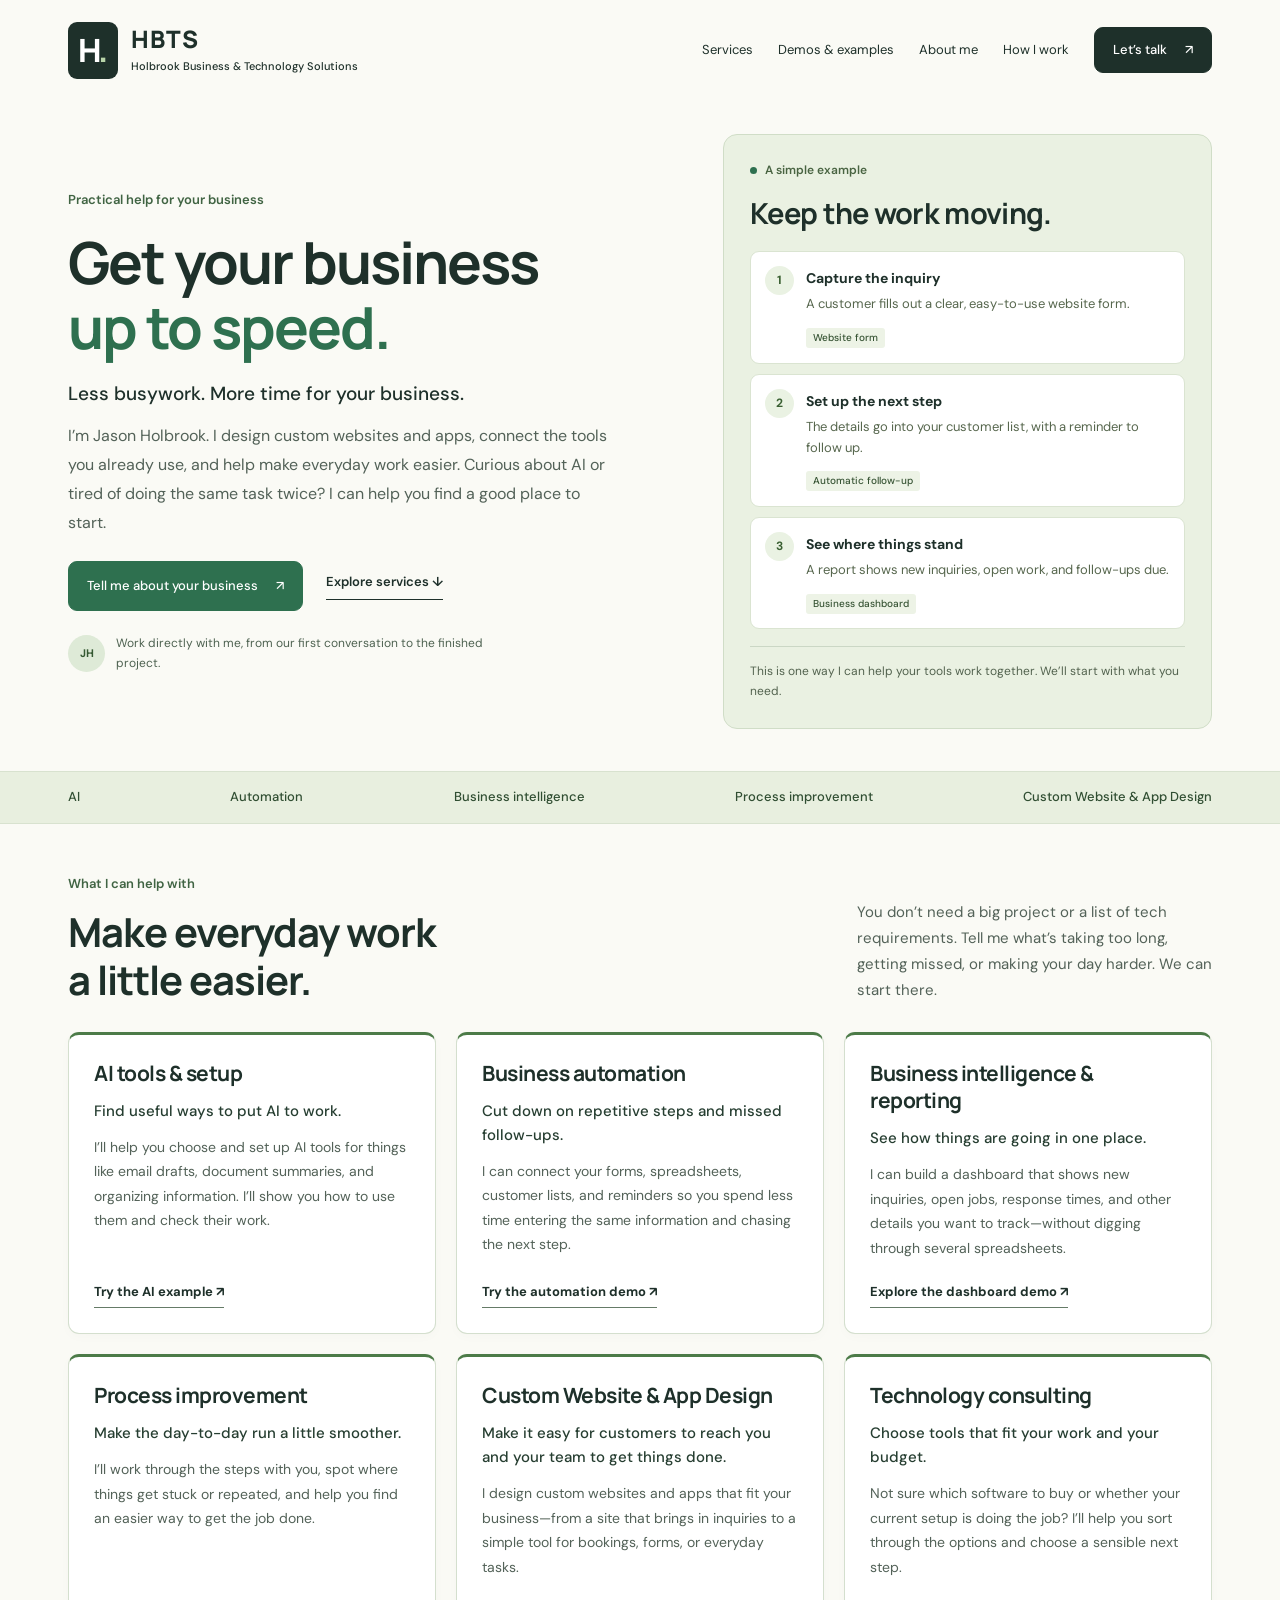
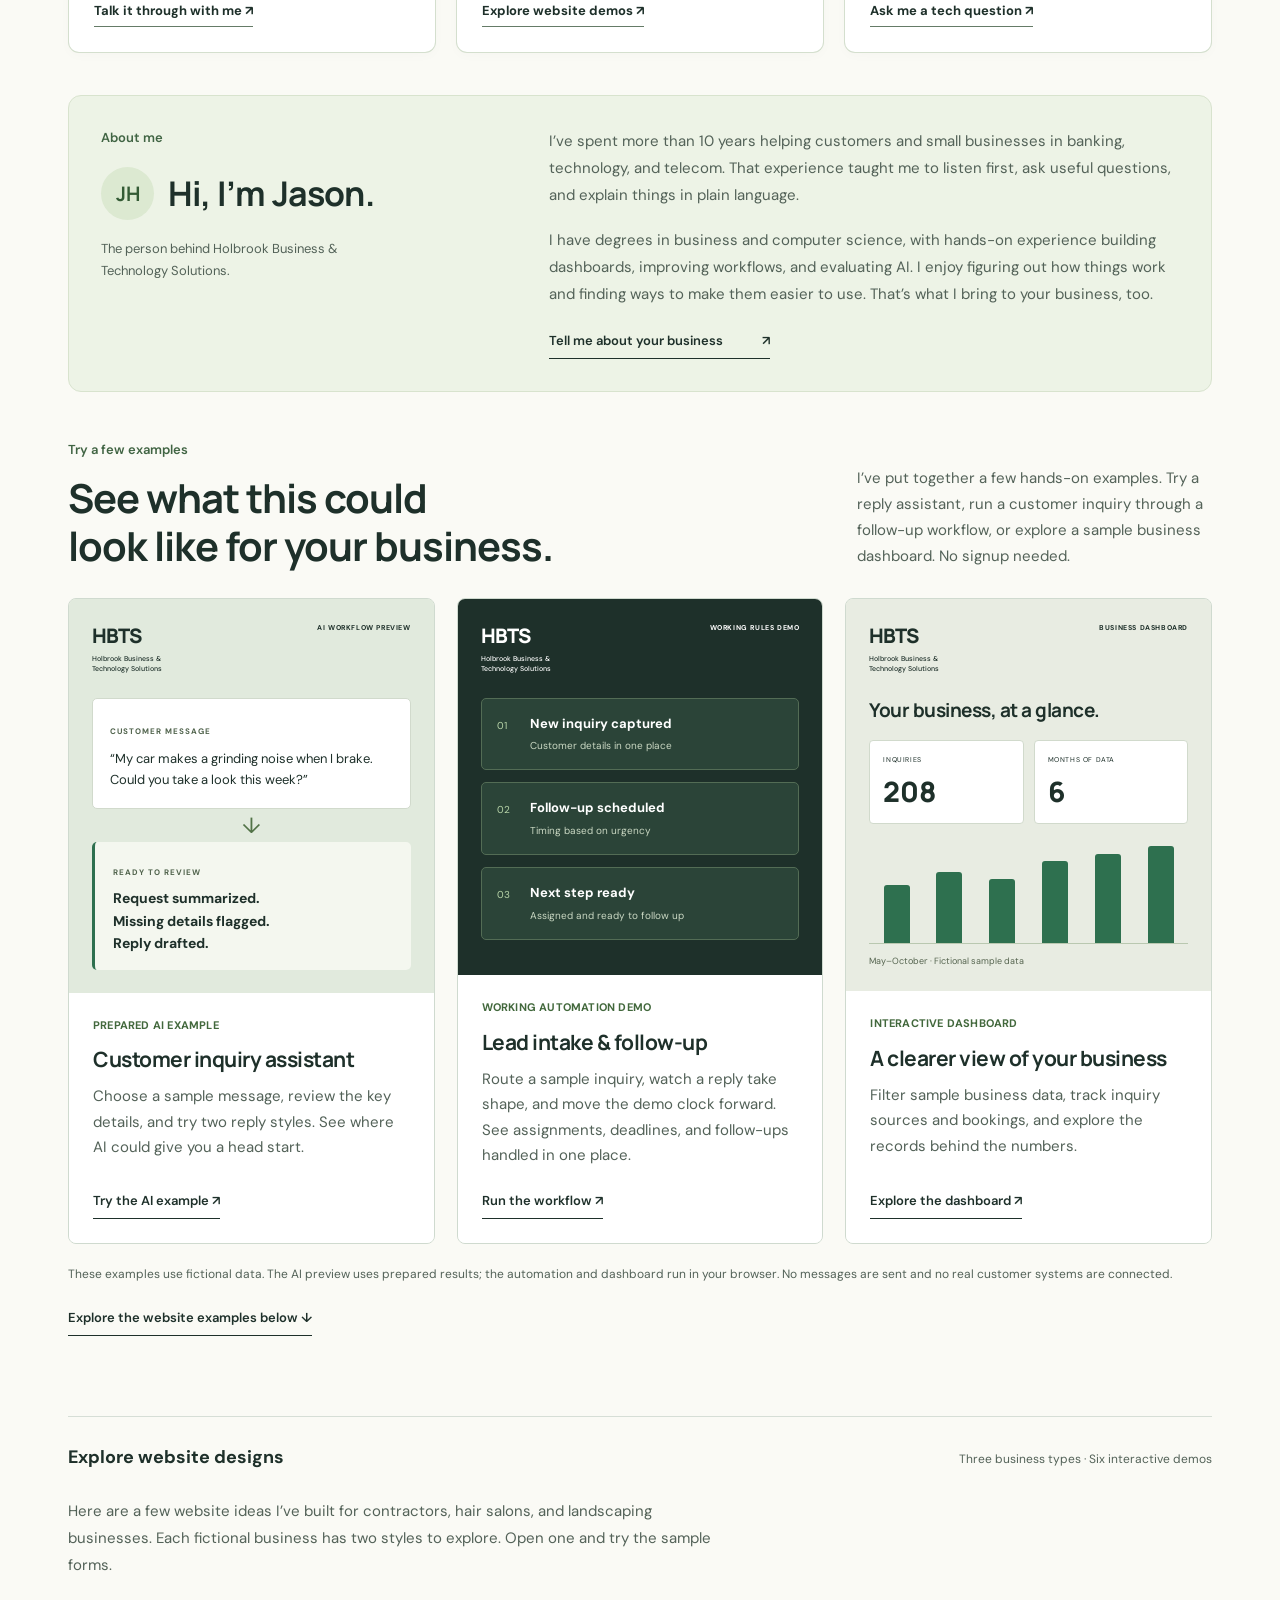
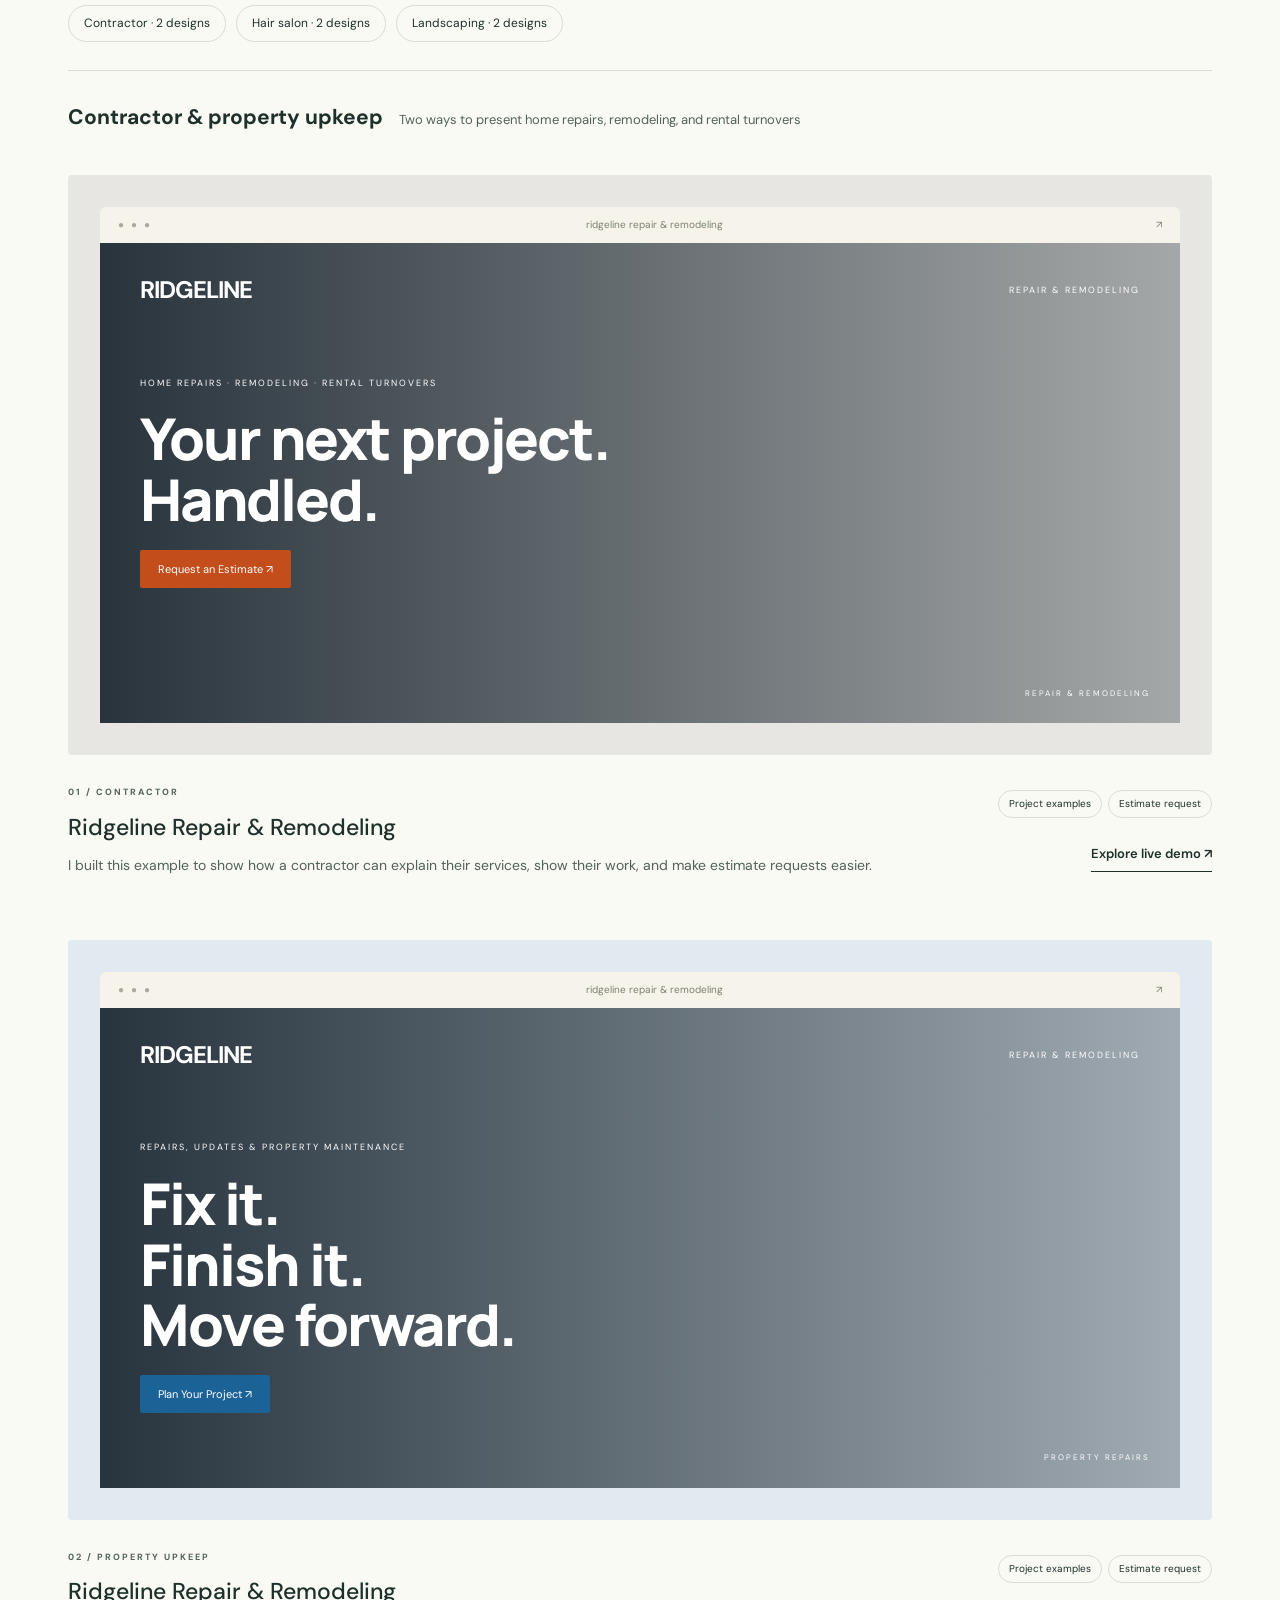
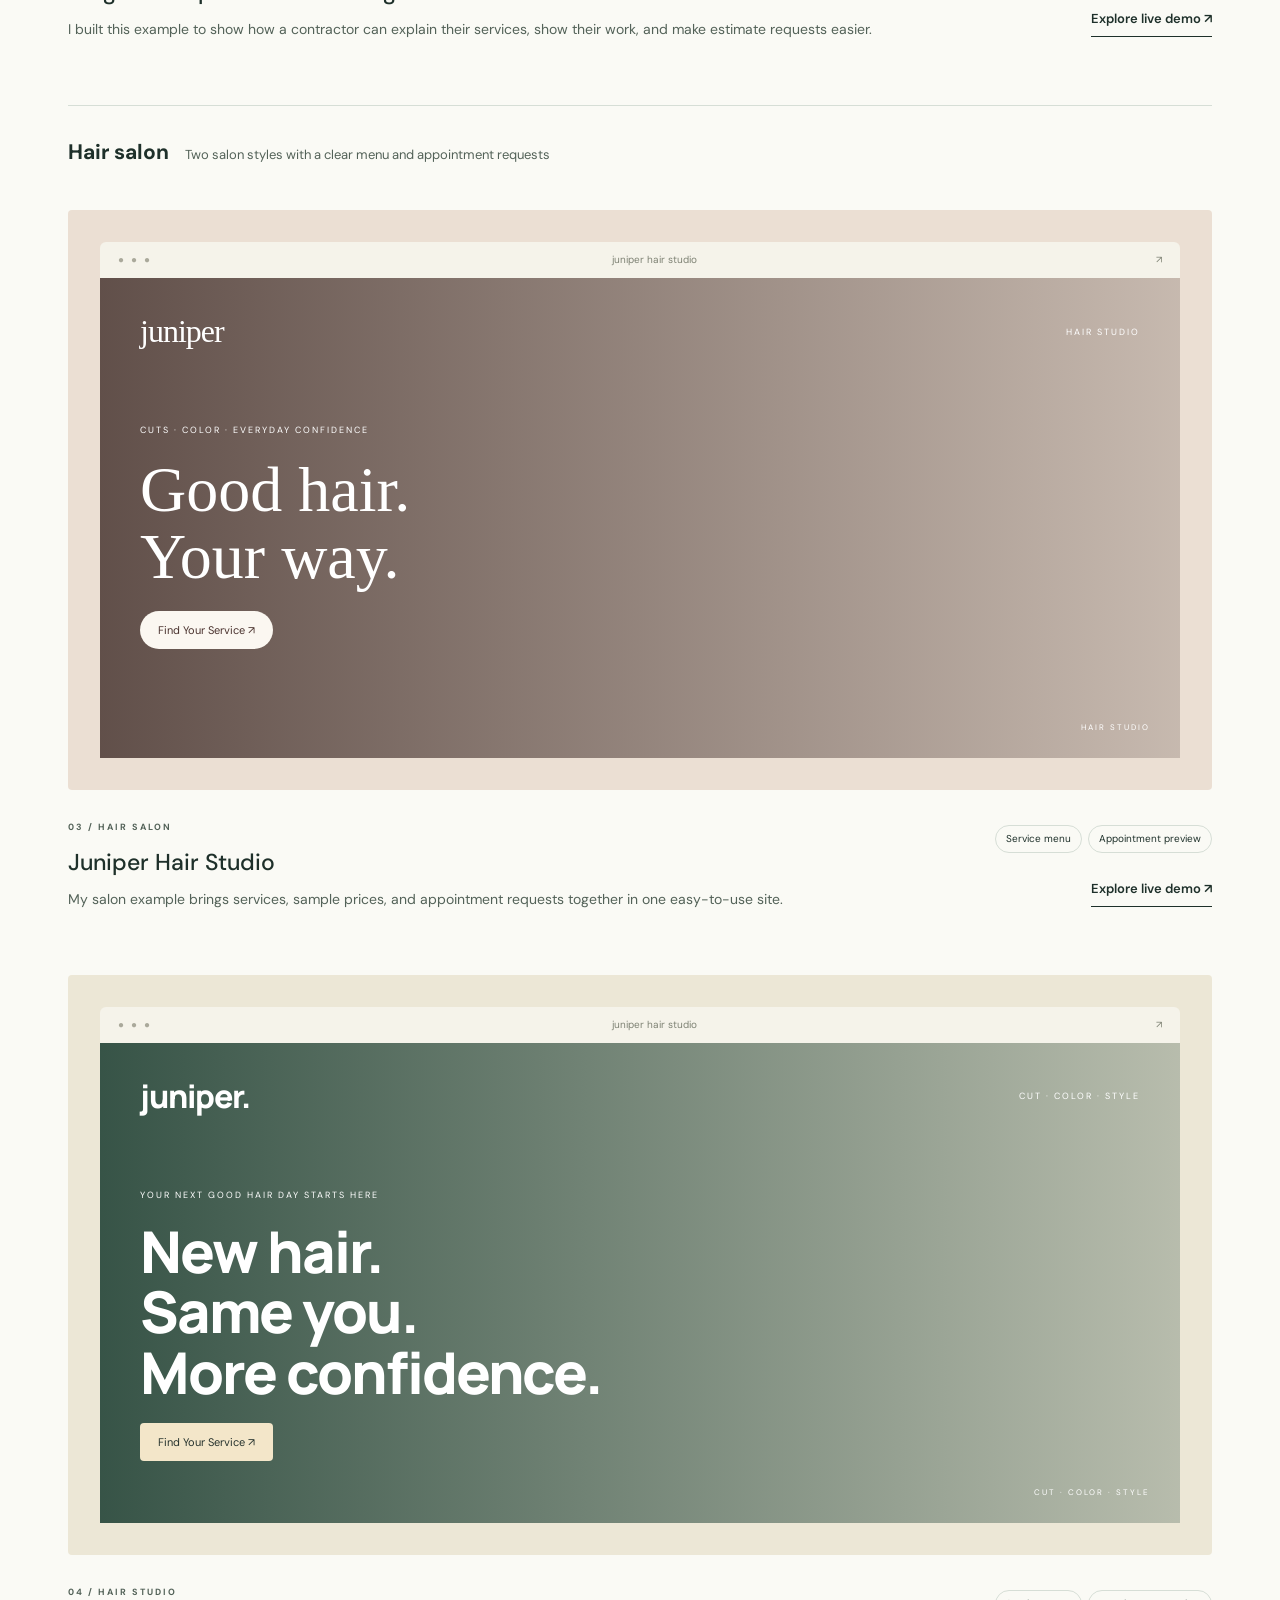
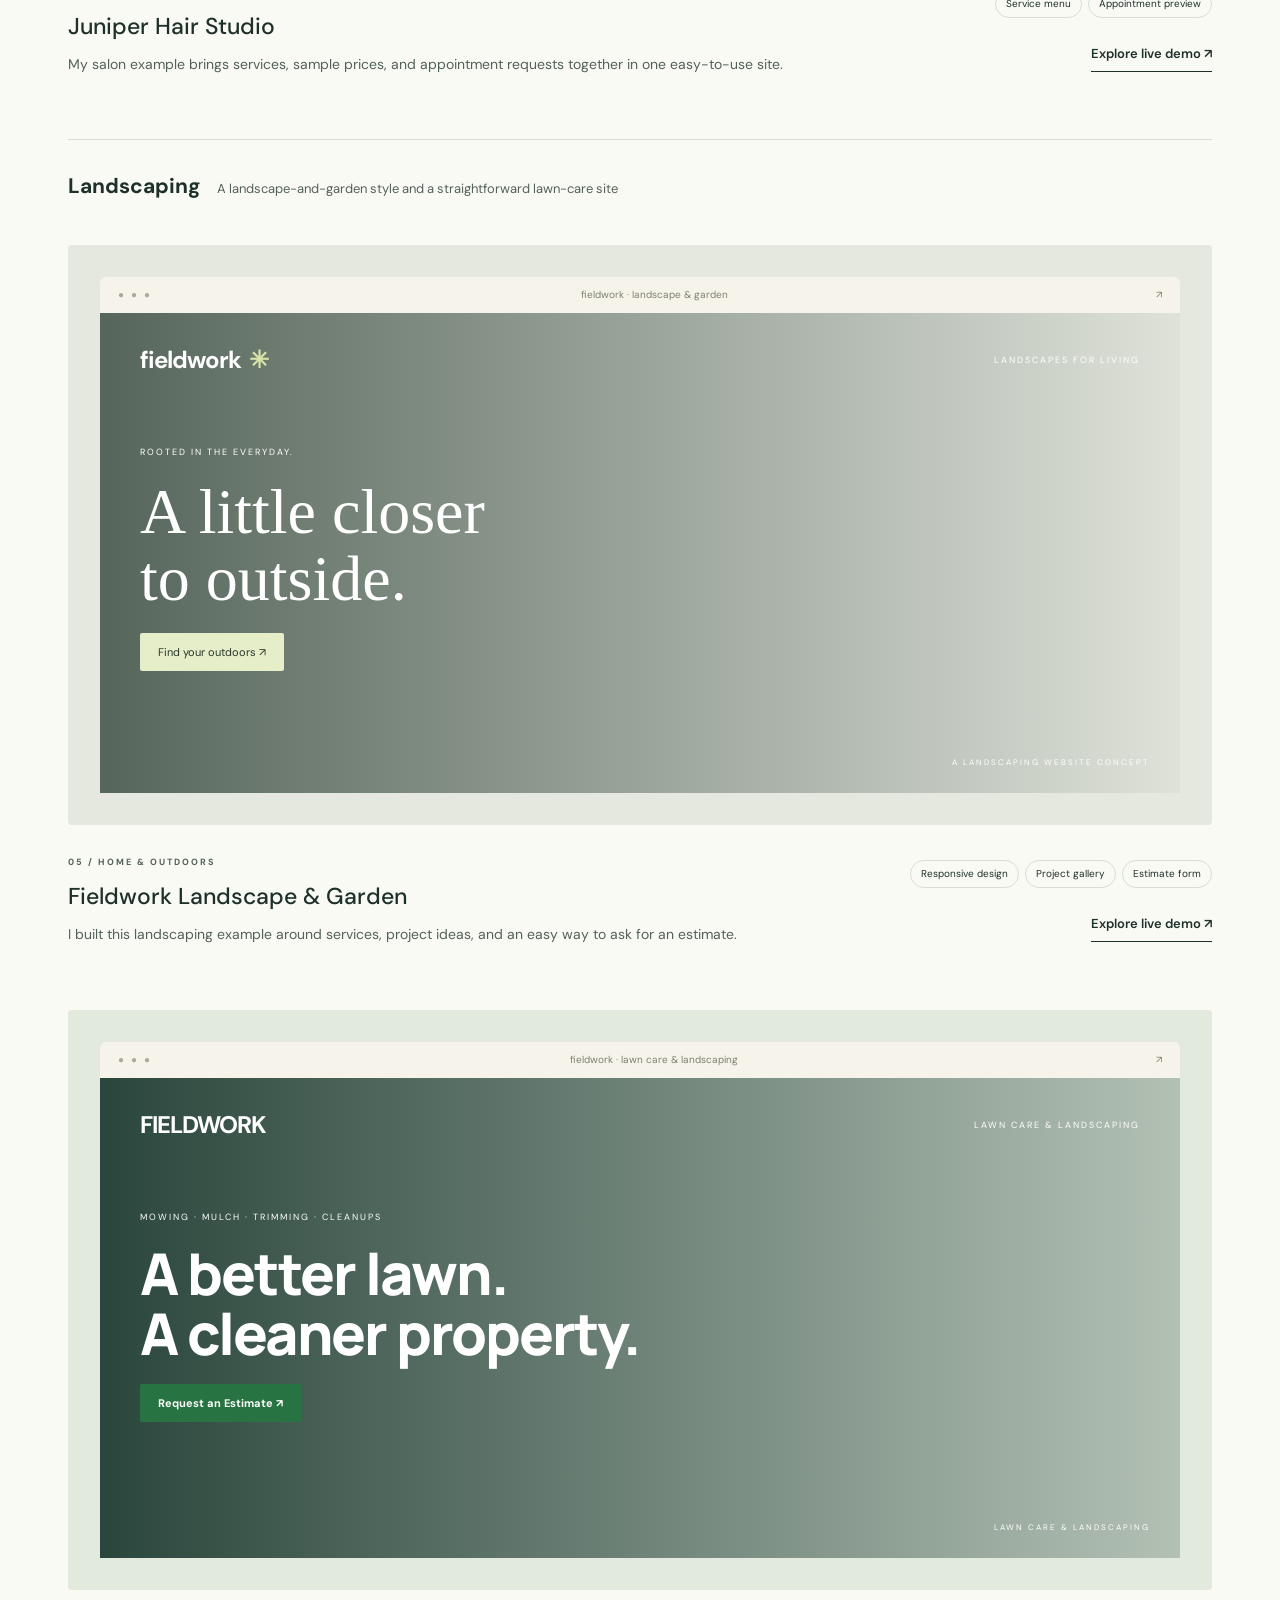
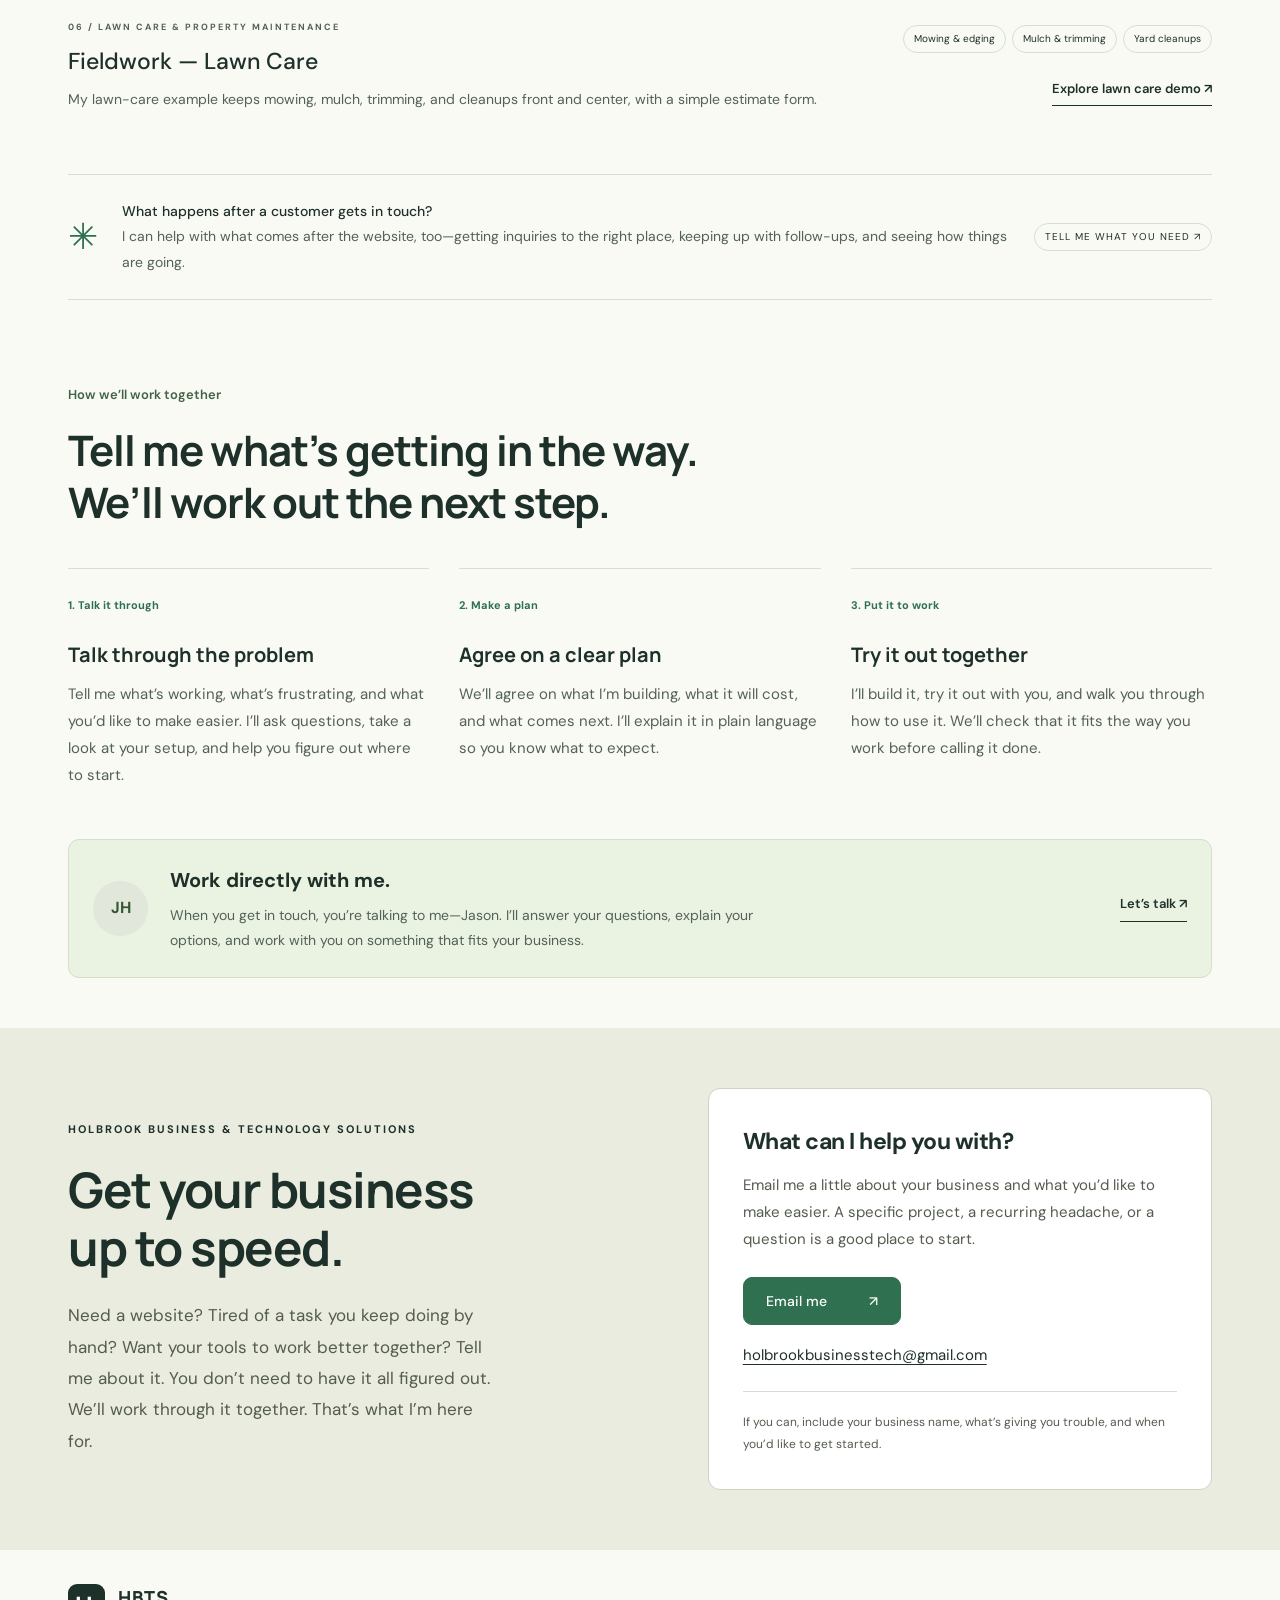
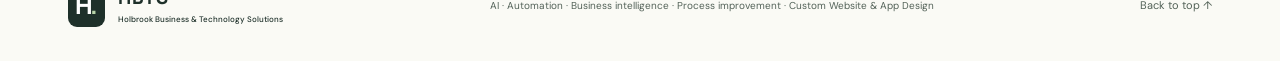
<file: index.html>
<!doctype html><html lang="en"><head><meta charset="utf-8"><meta name="viewport" content="width=device-width,initial-scale=1"><title>Holbrook Business &amp; Technology Solutions | Get your business up to speed</title><meta name="description" content="Practical AI, automation, business intelligence, process improvement, and custom website and app design for small local businesses. Work directly with me."><meta property="og:title" content="Holbrook Business &amp; Technology Solutions"><meta property="og:description" content="Get your business up to speed. Practical AI, automation, business intelligence, process improvement, and custom website and app design for small local businesses."><meta property="og:type" content="website"><meta property="og:url" content="https://holbrookbusinesstech.pages.dev/"><link rel="icon" href="favicon.svg" type="image/svg+xml"><link rel="stylesheet" href="style.css"><link rel="stylesheet" href="showcase.css"><link rel="stylesheet" href="friendly.css"></head><body><a class="skip-link" href="#main">Skip to content</a><header class="nav wrap"><a class="brand-lockup" href="./" aria-label="Holbrook Business &amp; Technology Solutions home"><span class="brand-symbol" aria-hidden="true">H<span>.</span></span><span class="brand-name">HBTS<small>Holbrook Business &amp; Technology Solutions</small></span></a><nav aria-label="Main navigation"><a href="#services">Services</a><a href="#demos">Demos &amp; examples</a><a href="#about">About me</a><a href="#approach">How I work</a><a class="pill dark" href="#contact">Let’s talk <span aria-hidden="true">↗</span></a></nav></header><main id="main"><section class="intro wrap"><div class="hero-message"><p class="eyebrow">Practical help for your business</p><h1>Get your business<br><span>up to speed.</span></h1><p class="hero-description">Less busywork. More time for your business.</p><p class="hero-detail">I’m Jason Holbrook. I design custom websites and apps, connect the tools you already use, and help make everyday work easier. Curious about AI or tired of doing the same task twice? I can help you find a good place to start.</p><div class="hero-actions"><a class="pill dark" href="#contact">Tell me about your business <span aria-hidden="true">↗</span></a><a class="text-link" href="#services">Explore services ↓</a></div><p class="hero-byline"><span class="hero-avatar" aria-hidden="true">JH</span><span>Work directly with me, from our first conversation to the finished project.</span></p></div><aside class="workflow-panel" aria-labelledby="workflow-title"><div class="workflow-top"><span class="status-dot" aria-hidden="true"></span> A simple example</div><h2 id="workflow-title">Keep the work moving.</h2><ol class="workflow-list"><li><span class="workflow-number">1</span><div><strong>Capture the inquiry</strong><p>A customer fills out a clear, easy-to-use website form.</p><span class="workflow-tag">Website form</span></div></li><li><span class="workflow-number">2</span><div><strong>Set up the next step</strong><p>The details go into your customer list, with a reminder to follow up.</p><span class="workflow-tag">Automatic follow-up</span></div></li><li><span class="workflow-number">3</span><div><strong>See where things stand</strong><p>A report shows new inquiries, open work, and follow-ups due.</p><span class="workflow-tag">Business dashboard</span></div></li></ol><p class="workflow-note">This is one way I can help your tools work together. We’ll start with what you need.</p></aside></section><div class="service-ribbon"><div class="wrap"><span>AI</span><span>Automation</span><span>Business intelligence</span><span>Process improvement</span><span>Custom Website &amp; App Design</span></div></div><section class="services-section wrap" id="services" aria-labelledby="services-title"><div class="business-section-heading"><div><p class="eyebrow">What I can help with</p><h2 id="services-title">Make everyday work<br>a little easier.</h2></div><p>You don’t need a big project or a list of tech requirements. Tell me what’s taking too long, getting missed, or making your day harder. We can start there.</p></div><div class="services-grid"><article class="service-card"><span class="service-number">01</span><h3>AI tools &amp; setup</h3><p class="service-lead">Find useful ways to put AI to work.</p><p>I’ll help you choose and set up AI tools for things like email drafts, document summaries, and organizing information. I’ll show you how to use them and check their work.</p><a href="ai-demo/">Try the AI example <span aria-hidden="true">↗</span></a></article><article class="service-card"><span class="service-number">02</span><h3>Business automation</h3><p class="service-lead">Cut down on repetitive steps and missed follow-ups.</p><p>I can connect your forms, spreadsheets, customer lists, and reminders so you spend less time entering the same information and chasing the next step.</p><a href="automation-demo/">Try the automation demo <span aria-hidden="true">↗</span></a></article><article class="service-card"><span class="service-number">03</span><h3>Business intelligence &amp; reporting</h3><p class="service-lead">See how things are going in one place.</p><p>I can build a dashboard that shows new inquiries, open jobs, response times, and other details you want to track—without digging through several spreadsheets.</p><a href="bi-demo/">Explore the dashboard demo <span aria-hidden="true">↗</span></a></article><article class="service-card"><span class="service-number">04</span><h3>Process improvement</h3><p class="service-lead">Make the day-to-day run a little smoother.</p><p>I’ll work through the steps with you, spot where things get stuck or repeated, and help you find an easier way to get the job done.</p><a href="#contact">Talk it through with me <span aria-hidden="true">↗</span></a></article><article class="service-card"><span class="service-number">05</span><h3>Custom Website &amp; App Design</h3><p class="service-lead">Make it easy for customers to reach you and your team to get things done.</p><p>I design custom websites and apps that fit your business—from a site that brings in inquiries to a simple tool for bookings, forms, or everyday tasks.</p><a href="#work">Explore website demos <span aria-hidden="true">↗</span></a></article><article class="service-card"><span class="service-number">06</span><h3>Technology consulting</h3><p class="service-lead">Choose tools that fit your work and your budget.</p><p>Not sure which software to buy or whether your current setup is doing the job? I’ll help you sort through the options and choose a sensible next step.</p><a href="#contact">Ask me a tech question <span aria-hidden="true">↗</span></a></article></div></section><section class="about-section wrap" id="about" aria-labelledby="about-title"><div class="about-intro"><p class="eyebrow">About me</p><div class="about-person"><span class="about-initials" aria-hidden="true">JH</span><h2 id="about-title">Hi, I’m Jason.</h2></div><p class="about-caption">The person behind Holbrook Business &amp; Technology Solutions.</p></div><div class="about-copy"><p>I’ve spent more than 10 years helping customers and small businesses in banking, technology, and telecom. That experience taught me to listen first, ask useful questions, and explain things in plain language.</p><p>I have degrees in business and computer science, with hands-on experience building dashboards, improving workflows, and evaluating AI. I enjoy figuring out how things work and finding ways to make them easier to use. That’s what I bring to your business, too.</p><a class="text-link" href="#contact">Tell me about your business <span aria-hidden="true">↗</span></a></div></section><section class="interactive-section wrap" id="demos" aria-labelledby="demos-title"><div class="business-section-heading"><div><p class="eyebrow">Try a few examples</p><h2 id="demos-title">See what this could<br>look like for your business.</h2></div><p>I’ve put together a few hands-on examples. Try a reply assistant, run a customer inquiry through a follow-up workflow, or explore a sample business dashboard. No signup needed.</p></div><div class="interactive-grid"><article class="interactive-card"><a class="lab-preview ai-preview" href="ai-demo/" aria-label="Open the AI inquiry assistant example"><div class="lab-preview-top"><strong>HBTS<small>Holbrook Business &amp;<br>Technology Solutions</small></strong><span>AI WORKFLOW PREVIEW</span></div><div class="sample-message"><span>CUSTOMER MESSAGE</span><p>“My car makes a grinding noise when I brake. Could you take a look this week?”</p></div><div class="sample-arrow" aria-hidden="true">↓</div><div class="sample-output"><span>READY TO REVIEW</span><strong>Request summarized.<br>Missing details flagged.<br>Reply drafted.</strong></div></a><div class="interactive-info"><span class="demo-type">PREPARED AI EXAMPLE</span><h3>Customer inquiry assistant</h3><p>Choose a sample message, review the key details, and try two reply styles. See where AI could give you a head start.</p><a class="text-link" href="ai-demo/">Try the AI example ↗</a></div></article><article class="interactive-card"><a class="lab-preview auto-preview" href="automation-demo/" aria-label="Open the lead and follow-up automation demo"><div class="lab-preview-top"><strong>HBTS<small>Holbrook Business &amp;<br>Technology Solutions</small></strong><span>WORKING RULES DEMO</span></div><div class="mini-flow"><div><span>01</span><strong>New inquiry captured</strong><small>Customer details in one place</small></div><div><span>02</span><strong>Follow-up scheduled</strong><small>Timing based on urgency</small></div><div><span>03</span><strong>Next step ready</strong><small>Assigned and ready to follow up</small></div></div></a><div class="interactive-info"><span class="demo-type">WORKING AUTOMATION DEMO</span><h3>Lead intake &amp; follow-up</h3><p>Route a sample inquiry, watch a reply take shape, and move the demo clock forward. See assignments, deadlines, and follow-ups handled in one place.</p><a class="text-link" href="automation-demo/">Run the workflow ↗</a></div></article><article class="interactive-card"><a class="lab-preview bi-preview" href="bi-demo/" aria-label="Open the interactive business dashboard"><div class="lab-preview-top"><strong>HBTS<small>Holbrook Business &amp;<br>Technology Solutions</small></strong><span>BUSINESS DASHBOARD</span></div><div class="mini-dashboard-title">Your business, at a glance.</div><div class="mini-kpis"><div><small>INQUIRIES</small><strong>208</strong></div><div><small>MONTHS OF DATA</small><strong>6</strong></div></div><div class="mini-chart" aria-hidden="true"><span style="height:59%"></span><span style="height:73%"></span><span style="height:66%"></span><span style="height:84%"></span><span style="height:91%"></span><span style="height:100%"></span></div><div class="mini-chart-caption">May–October · Fictional sample data</div></a><div class="interactive-info"><span class="demo-type">INTERACTIVE DASHBOARD</span><h3>A clearer view of your business</h3><p>Filter sample business data, track inquiry sources and bookings, and explore the records behind the numbers.</p><a class="text-link" href="bi-demo/">Explore the dashboard ↗</a></div></article></div><p class="demo-disclosure">These examples use fictional data. The AI preview uses prepared results; the automation and dashboard run in your browser. No messages are sent and no real customer systems are connected.</p><a class="text-link website-jump" href="#work">Explore the website examples below ↓</a></section><section class="work wrap" id="work"><div class="section-heading"><h2>Explore website designs</h2><span>Three business types · Six interactive demos</span></div><p class="work-description">Here are a few website ideas I’ve built for contractors, hair salons, and landscaping businesses. Each fictional business has two styles to explore. Open one and try the sample forms.</p><nav class="design-nav" aria-label="Browse business types"><a href="#contractor-designs">Contractor · 2 designs</a><a href="#salon-designs">Hair salon · 2 designs</a><a href="#landscaping-designs">Landscaping · 2 designs</a></nav><h3 class="category-heading" id="contractor-designs">Contractor & property upkeep<span>Two ways to present home repairs, remodeling, and rental turnovers</span></h3><a class="project-preview builder-preview" href="contractor/" aria-label="Explore Ridgeline Repair & Remodeling design 01"><div class="browser-bar"><span>● ● ●</span><span>ridgeline repair & remodeling</span><span>↗</span></div><div class="preview-scene" style="--preview-image:url('https://images.unsplash.com/photo-1503387762-592deb58ef4e?auto=format&fit=crop&w=1600&q=85')"><div class="mini-nav"><strong>RIDGELINE</strong><span>REPAIR & REMODELING</span></div><div class="preview-copy"><small>HOME REPAIRS · REMODELING · RENTAL TURNOVERS</small><h3>Your next project.<br>Handled.</h3><span class="preview-button">Request an Estimate ↗</span></div><span class="image-label">REPAIR &amp; REMODELING</span></div></a><div class="project-info"><div><p class="eyebrow">01 / CONTRACTOR</p><h3>Ridgeline Repair & Remodeling</h3><p>I built this example to show how a contractor can explain their services, show their work, and make estimate requests easier.</p></div><div><div class="tags"><span>Project examples</span><span>Estimate request</span></div><a class="text-link" href="contractor/">Explore live demo ↗</a></div></div><a class="project-preview builder-preview variant-two" href="contractor-modern/" aria-label="Explore Ridgeline Repair & Remodeling design 02"><div class="browser-bar"><span>● ● ●</span><span>ridgeline repair & remodeling</span><span>↗</span></div><div class="preview-scene" style="--preview-image:url('https://images.unsplash.com/photo-1600585154340-be6161a56a0c?auto=format&fit=crop&w=1600&q=85')"><div class="mini-nav"><strong>RIDGELINE</strong><span>REPAIR & REMODELING</span></div><div class="preview-copy"><small>REPAIRS, UPDATES & PROPERTY MAINTENANCE</small><h3>Fix it.<br>Finish it.<br>Move forward.</h3><span class="preview-button">Plan Your Project ↗</span></div><span class="image-label">PROPERTY REPAIRS</span></div></a><div class="project-info"><div><p class="eyebrow">02 / PROPERTY UPKEEP</p><h3>Ridgeline Repair & Remodeling</h3><p>I built this example to show how a contractor can explain their services, show their work, and make estimate requests easier.</p></div><div><div class="tags"><span>Project examples</span><span>Estimate request</span></div><a class="text-link" href="contractor-modern/">Explore live demo ↗</a></div></div><h3 class="category-heading" id="salon-designs">Hair salon<span>Two salon styles with a clear menu and appointment requests</span></h3><a class="project-preview salon-preview" href="salon/" aria-label="Explore Juniper Hair Studio design 01"><div class="browser-bar"><span>● ● ●</span><span>juniper hair studio</span><span>↗</span></div><div class="preview-scene" style="--preview-image:url('https://images.unsplash.com/photo-1560066984-138dadb4c035?auto=format&fit=crop&w=1600&q=85')"><div class="mini-nav"><strong>juniper</strong><span>HAIR STUDIO</span></div><div class="preview-copy"><small>CUTS · COLOR · EVERYDAY CONFIDENCE</small><h3>Good hair.<br>Your way.</h3><span class="preview-button">Find Your Service ↗</span></div><span class="image-label">HAIR STUDIO</span></div></a><div class="project-info"><div><p class="eyebrow">03 / HAIR SALON</p><h3>Juniper Hair Studio</h3><p>My salon example brings services, sample prices, and appointment requests together in one easy-to-use site.</p></div><div><div class="tags"><span>Service menu</span><span>Appointment preview</span></div><a class="text-link" href="salon/">Explore live demo ↗</a></div></div><a class="project-preview salon-preview variant-two" href="salon-modern/" aria-label="Explore Juniper Hair Studio design 02"><div class="browser-bar"><span>● ● ●</span><span>juniper hair studio</span><span>↗</span></div><div class="preview-scene" style="--preview-image:url('https://images.unsplash.com/photo-1521590832167-7bcbfaa6381f?auto=format&fit=crop&w=1600&q=85')"><div class="mini-nav"><strong>juniper.</strong><span>CUT · COLOR · STYLE</span></div><div class="preview-copy"><small>YOUR NEXT GOOD HAIR DAY STARTS HERE</small><h3>New hair.<br>Same you.<br>More confidence.</h3><span class="preview-button">Find Your Service ↗</span></div><span class="image-label">CUT · COLOR · STYLE</span></div></a><div class="project-info"><div><p class="eyebrow">04 / HAIR STUDIO</p><h3>Juniper Hair Studio</h3><p>My salon example brings services, sample prices, and appointment requests together in one easy-to-use site.</p></div><div><div class="tags"><span>Service menu</span><span>Appointment preview</span></div><a class="text-link" href="salon-modern/">Explore live demo ↗</a></div></div><h3 class="category-heading" id="landscaping-designs">Landscaping<span>A landscape-and-garden style and a straightforward lawn-care site</span></h3><a class="project-preview" href="landscaping/" aria-label="Explore the Fieldwork landscaping demo"><div class="browser-bar"><span>● ● ●</span><span>fieldwork · landscape & garden</span><span>↗</span></div><div class="preview-scene"><div class="mini-nav"><strong>fieldwork<span>✳</span></strong><span>LANDSCAPES FOR LIVING</span></div><div class="preview-copy"><small>ROOTED IN THE EVERYDAY.</small><h3>A little closer<br>to outside.</h3><span class="preview-button">Find your outdoors ↗</span></div><span class="image-label">A LANDSCAPING WEBSITE CONCEPT</span></div></a><div class="project-info"><div><p class="eyebrow">05 / HOME & OUTDOORS</p><h3>Fieldwork Landscape & Garden</h3><p>I built this landscaping example around services, project ideas, and an easy way to ask for an estimate.</p></div><div><div class="tags"><span>Responsive design</span><span>Project gallery</span><span>Estimate form</span></div><a class="text-link" href="landscaping/">Explore live demo ↗</a></div></div><a class="project-preview pro-preview" href="landscaping-pro/" aria-label="Explore the lawn care website design"><div class="browser-bar"><span>● ● ●</span><span>fieldwork · lawn care & landscaping</span><span>↗</span></div><div class="preview-scene"><div class="mini-nav"><strong>FIELDWORK</strong><span>LAWN CARE & LANDSCAPING</span></div><div class="preview-copy"><small>MOWING · MULCH · TRIMMING · CLEANUPS</small><h3>A better lawn.<br>A cleaner property.</h3><span class="preview-button">Request an Estimate ↗</span></div><span class="image-label">LAWN CARE &amp; LANDSCAPING</span></div></a><div class="project-info"><div><p class="eyebrow">06 / LAWN CARE & PROPERTY MAINTENANCE</p><h3>Fieldwork — Lawn Care</h3><p>My lawn-care example keeps mowing, mulch, trimming, and cleanups front and center, with a simple estimate form.</p></div><div><div class="tags"><span>Mowing & edging</span><span>Mulch & trimming</span><span>Yard cleanups</span></div><a class="text-link" href="landscaping-pro/">Explore lawn care demo ↗</a></div></div><div class="collection-note"><span>✳</span><p><strong>What happens after a customer gets in touch?</strong><br>I can help with what comes after the website, too—getting inquiries to the right place, keeping up with follow-ups, and seeing how things are going.</p><a class="outline-label" href="#contact">TELL ME WHAT YOU NEED ↗</a></div></section><section class="approach wrap" id="approach"><p class="eyebrow">How we’ll work together</p><h2>Tell me what’s getting in the way.<br>We’ll work out the next step.</h2><div class="principles"><article><span>1. Talk it through</span><h3>Talk through the problem</h3><p>Tell me what’s working, what’s frustrating, and what you’d like to make easier. I’ll ask questions, take a look at your setup, and help you figure out where to start.</p></article><article><span>2. Make a plan</span><h3>Agree on a clear plan</h3><p>We’ll agree on what I’m building, what it will cost, and what comes next. I’ll explain it in plain language so you know what to expect.</p></article><article><span>3. Put it to work</span><h3>Try it out together</h3><p>I’ll build it, try it out with you, and walk you through how to use it. We’ll check that it fits the way you work before calling it done.</p></article></div><div class="founder-note"><span class="founder-initials" aria-hidden="true">JH</span><div><h3>Work directly with me.</h3><p>When you get in touch, you’re talking to me—Jason. I’ll answer your questions, explain your options, and work with you on something that fits your business.</p></div><a class="text-link" href="#contact">Let’s talk ↗</a></div></section><section class="contact-section" id="contact" aria-labelledby="contact-title"><div class="wrap contact-layout"><div><p class="eyebrow">HOLBROOK BUSINESS &amp; TECHNOLOGY SOLUTIONS</p><h2 id="contact-title">Get your business<br>up to speed.</h2><p class="contact-intro">Need a website? Tired of a task you keep doing by hand? Want your tools to work better together? Tell me about it. You don’t need to have it all figured out. We’ll work through it together. That’s what I’m here for.</p></div><div class="contact-card"><h3>What can I help you with?</h3><p>Email me a little about your business and what you’d like to make easier. A specific project, a recurring headache, or a question is a good place to start.</p><a class="pill dark" href="mailto:holbrookbusinesstech@gmail.com?subject=Business%20technology%20inquiry">Email me <span aria-hidden="true">↗</span></a><a class="contact-email" href="mailto:holbrookbusinesstech@gmail.com">holbrookbusinesstech@gmail.com</a><p class="contact-hint">If you can, include your business name, what’s giving you trouble, and when you’d like to get started.</p></div></div></section></main><footer class="wrap"><a class="brand-lockup" href="./" aria-label="Holbrook Business &amp; Technology Solutions home"><span class="brand-symbol" aria-hidden="true">H<span>.</span></span><span class="brand-name">HBTS<small>Holbrook Business &amp; Technology Solutions</small></span></a><span>AI · Automation · Business intelligence · Process improvement · Custom Website &amp; App Design</span><a href="#">Back to top ↑</a></footer></body></html>
</file>
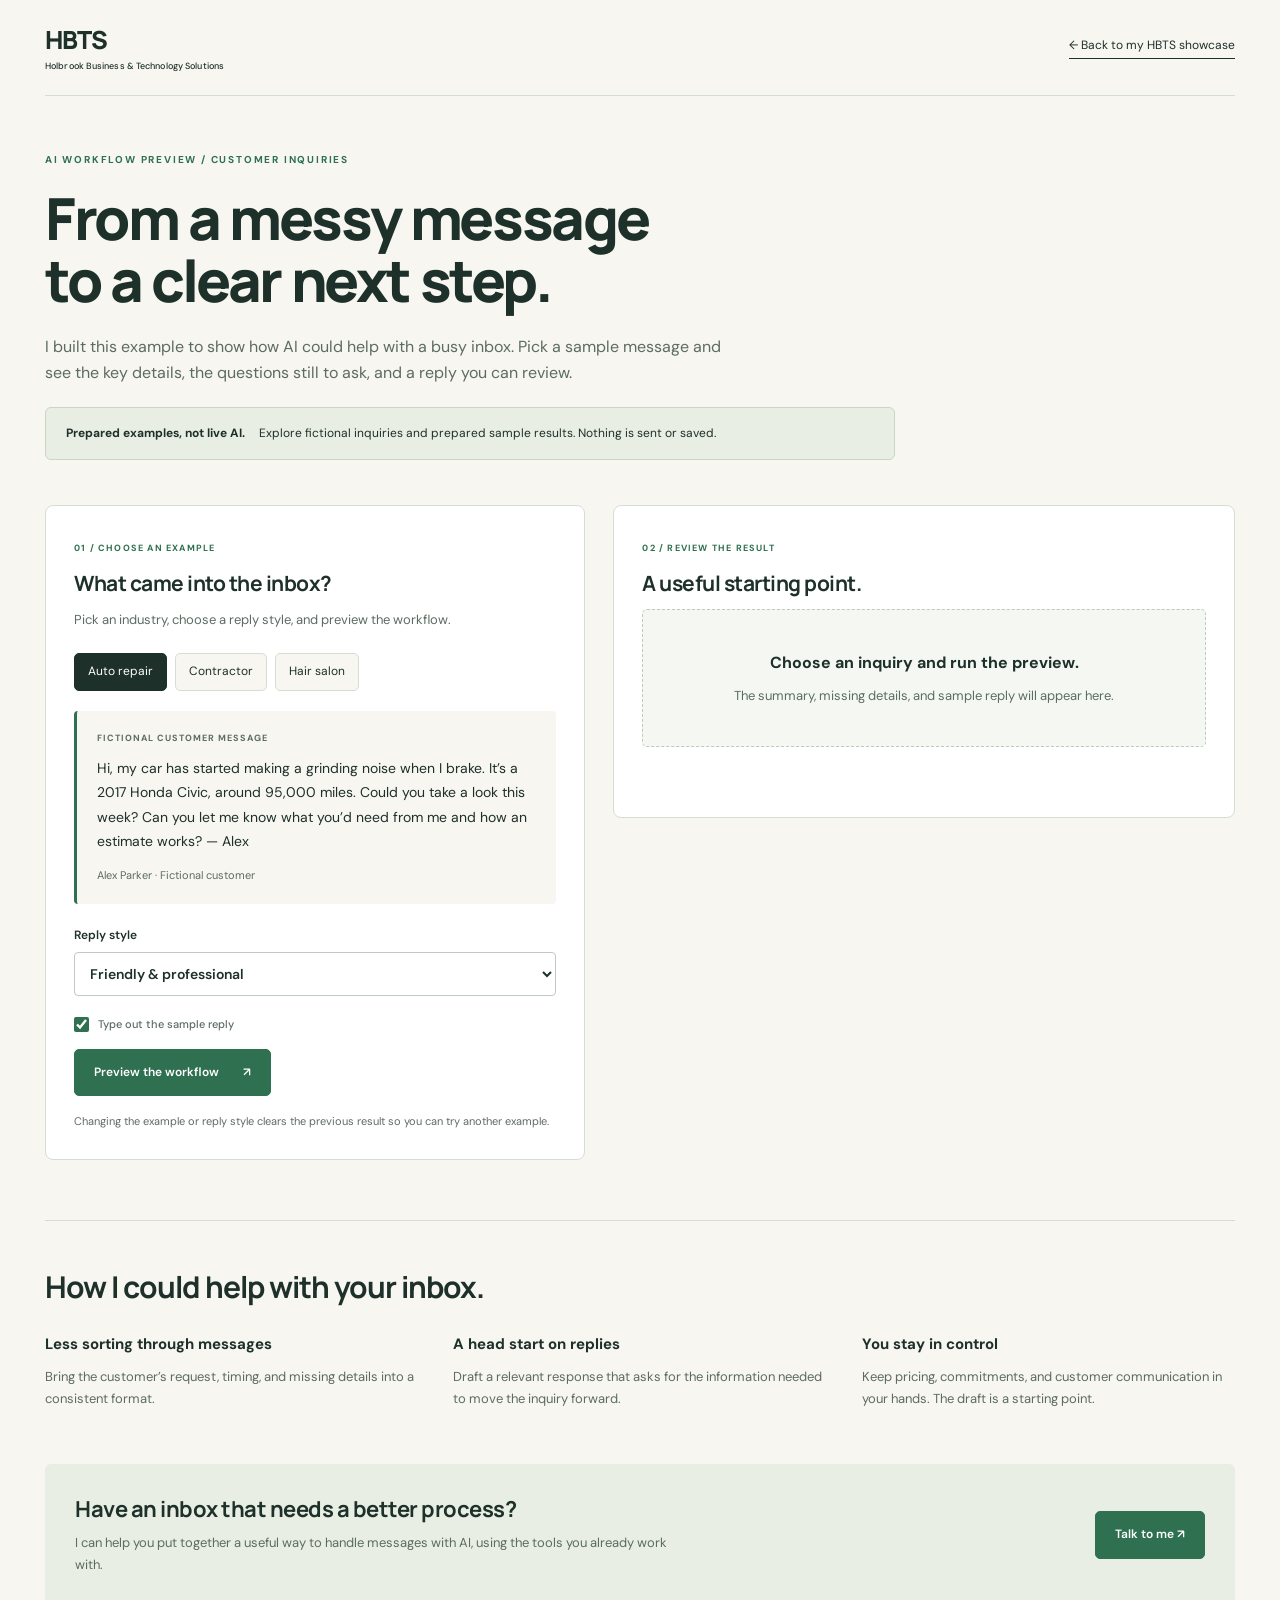
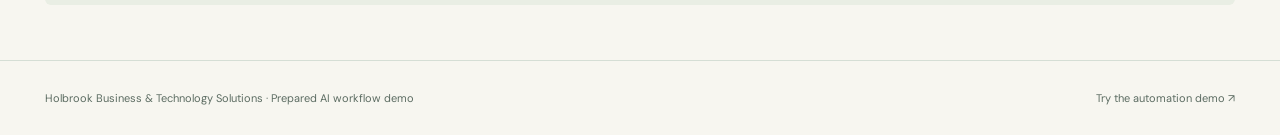
<file: ai-demo/index.html>
<!doctype html><html lang="en"><head><meta charset="utf-8"><meta name="viewport" content="width=device-width,initial-scale=1"><title>AI Inquiry Assistant Demo | HBTS</title><meta name="description" content="Explore a free, prepared example of AI-assisted customer intake and reply drafting from Holbrook Business Tech."><link rel="icon" href="../favicon.svg"><link rel="stylesheet" href="../demo-lab.css"><script src="ai-demo.js" defer></script></head><body><header class="demo-header wrap"><a class="lab-brand" href="../">HBTS<small>Holbrook Business &amp; Technology Solutions</small></a><a class="back" href="../#demos">← Back to my HBTS showcase</a></header><main><section class="intro wrap"><p class="eyebrow">AI WORKFLOW PREVIEW / CUSTOMER INQUIRIES</p><h1>From a messy message<br>to a clear next step.</h1><p>I built this example to show how AI could help with a busy inbox. Pick a sample message and see the key details, the questions still to ask, and a reply you can review.</p><div class="demo-notice"><strong>Prepared examples, not live AI.</strong><span>Explore fictional inquiries and prepared sample results. Nothing is sent or saved.</span></div></section><div class="lab-grid wrap"><section class="panel" aria-labelledby="input-title"><span class="step">01 / CHOOSE AN EXAMPLE</span><h2 id="input-title">What came into the inbox?</h2><p>Pick an industry, choose a reply style, and preview the workflow.</p><div class="example-buttons" role="group" aria-label="Choose an inquiry example"><button type="button" data-example="auto" aria-pressed="true">Auto repair</button><button type="button" data-example="repair" aria-pressed="false">Contractor</button><button type="button" data-example="salon" aria-pressed="false">Hair salon</button></div><blockquote class="source-message"><small>FICTIONAL CUSTOMER MESSAGE</small><p id="source-message"></p><cite id="source-person"></cite></blockquote><label>Reply style<select id="tone"><option value="friendly">Friendly &amp; professional</option><option value="brief">Short &amp; direct</option></select></label><button class="button" id="preview" type="button">Preview the workflow <span aria-hidden="true">↗</span></button><p class="fine">Changing the example or reply style clears the previous result so you can try another example.</p></section><section class="panel" aria-labelledby="output-title"><span class="step">02 / REVIEW THE RESULT</span><h2 id="output-title">A useful starting point.</h2><div class="empty" id="empty"><strong>Choose an inquiry and run the preview.</strong><p>The summary, missing details, and sample reply will appear here.</p></div><div id="result" hidden><div class="result-tags"><span class="tag">PREPARED EXAMPLE</span><span class="tag">REVIEW BEFORE USING</span></div><dl class="detail-list" id="summary"></dl><section class="result-section"><h3>What still needs confirming?</h3><ul class="questions" id="questions"></ul></section><section class="result-section"><h3>Sample reply draft</h3><div class="draft" id="draft"></div><div class="button-row"><button type="button" class="button secondary" id="copy">Copy sample reply</button></div><p class="review-note">In a connected setup, AI would draft replies to new messages. You would check the details before using a reply.</p></section></div><p class="status" id="status" role="status"></p></section></div><section class="how-it-works wrap"><h2>How I could help with your inbox.</h2><div class="explain-grid"><article><h3>Less sorting through messages</h3><p>Bring the customer’s request, timing, and missing details into a consistent format.</p></article><article><h3>A head start on replies</h3><p>Draft a relevant response that asks for the information needed to move the inquiry forward.</p></article><article><h3>You stay in control</h3><p>Keep pricing, commitments, and customer communication in your hands. The draft is a starting point.</p></article></div></section><section class="next-step wrap"><div><h2>Have an inbox that needs a better process?</h2><p>I can help you put together a useful way to handle messages with AI, using the tools you already work with.</p></div><a class="button" href="../#contact">Talk to me ↗</a></section></main><footer><div class="wrap"><span>Holbrook Business &amp; Technology Solutions · Prepared AI workflow demo</span><a href="../automation-demo/">Try the automation demo ↗</a></div></footer></body></html>
</file>
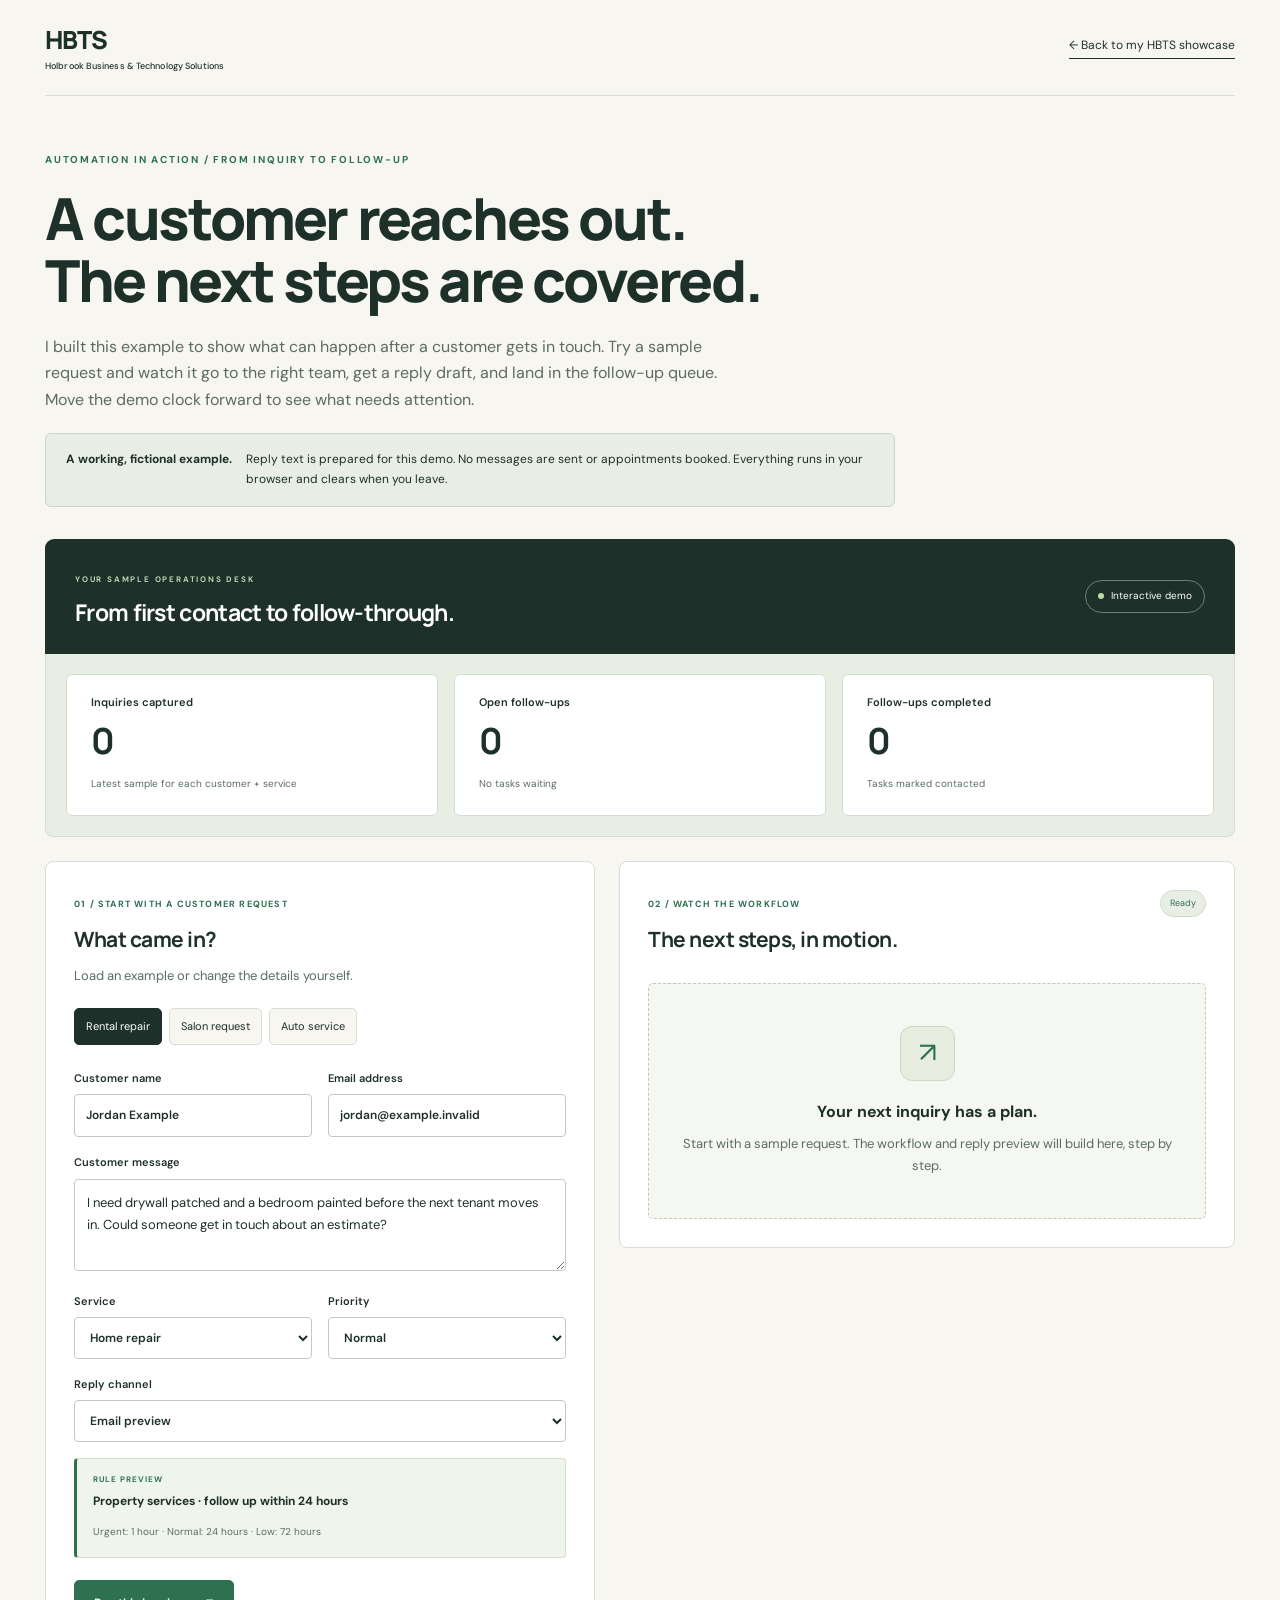
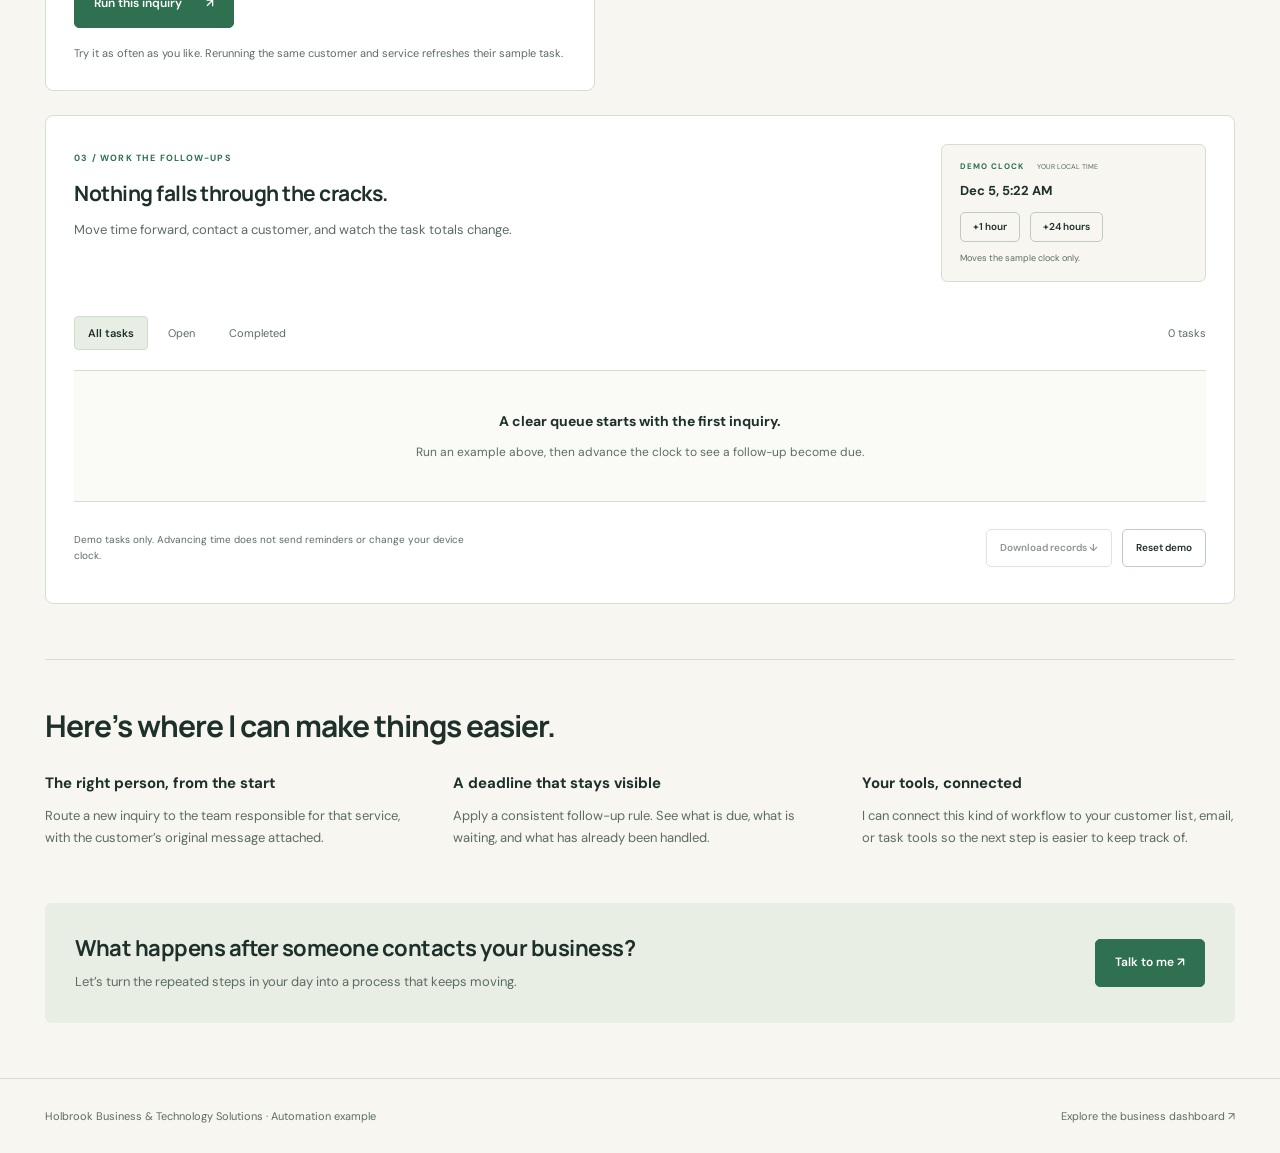
<file: automation-demo/index.html>
<!doctype html><html lang="en"><head><meta charset="utf-8"><meta name="viewport" content="width=device-width,initial-scale=1"><title>Inquiry &amp; Follow-up Automation Demo | HBTS</title><meta name="description" content="Try an inquiry-to-follow-up workflow: automatic routing, reply previews, deadlines, and a working task queue."><link rel="icon" href="../favicon.svg"><link rel="stylesheet" href="../demo-lab.css"><link rel="stylesheet" href="automation.css"><script src="automation-demo.js" defer></script></head><body>
<header class="demo-header wrap"><a class="lab-brand" href="../">HBTS<small>Holbrook Business &amp; Technology Solutions</small></a><a class="back" href="../#demos">← Back to my HBTS showcase</a></header>
<main><section class="intro wrap"><p class="eyebrow">AUTOMATION IN ACTION / FROM INQUIRY TO FOLLOW-UP</p><h1>A customer reaches out.<br>The next steps are covered.</h1><p>I built this example to show what can happen after a customer gets in touch. Try a sample request and watch it go to the right team, get a reply draft, and land in the follow-up queue. Move the demo clock forward to see what needs attention.</p><div class="demo-notice"><strong>A working, fictional example.</strong><span>Reply text is prepared for this demo. No messages are sent or appointments booked. Everything runs in your browser and clears when you leave.</span></div></section>
<section id="workspace" class="workspace wrap" aria-label="Interactive automation workspace"><div class="workspace-top"><div><span class="eyebrow">YOUR SAMPLE OPERATIONS DESK</span><h2>From first contact to follow-through.</h2></div><span class="workspace-badge"><i></i>Interactive demo</span></div>
<div class="stats" aria-label="Current demo totals"><div class="stat"><span>Inquiries captured</span><strong id="lead-count">0</strong><small>Latest sample for each customer + service</small></div><div class="stat"><span>Open follow-ups</span><strong id="pending-count">0</strong><small id="pending-detail">No tasks waiting</small></div><div class="stat"><span>Follow-ups completed</span><strong id="completed-count">0</strong><small>Tasks marked contacted</small></div></div>
<div id="workflow" class="work-grid"><section class="panel intake-panel" aria-labelledby="input-title"><span class="step">01 / START WITH A CUSTOMER REQUEST</span><h2 id="input-title">What came in?</h2><p>Load an example or change the details yourself.</p><div class="example-buttons" role="group" aria-label="Load a sample inquiry"><button type="button" data-sample="repair" aria-pressed="true">Rental repair</button><button type="button" data-sample="salon" aria-pressed="false">Salon request</button><button type="button" data-sample="auto" aria-pressed="false">Auto service</button></div>
<form id="intake"><div class="field-row"><label>Customer name<input name="customer" required maxlength="80" value="Jordan Example" autocomplete="off"></label><label>Email address<input type="email" name="email" required maxlength="120" value="jordan@example.invalid" autocomplete="off"></label></div><label>Customer message<textarea name="message" required maxlength="1200" rows="3">I need drywall patched and a bedroom painted before the next tenant moves in. Could someone get in touch about an estimate?</textarea></label><div class="field-row"><label>Service<select name="service"><option>Home repair</option><option>Salon appointment</option><option>Auto service</option><option>General inquiry</option></select></label><label>Priority<select name="urgency"><option value="normal">Normal</option><option value="urgent">Urgent</option><option value="low">Low</option></select></label></div><label>Reply channel<select name="channel"><option>Email preview</option><option>SMS preview</option></select></label>
<div class="routing-preview"><span>RULE PREVIEW</span><strong id="routing-rule">Property services · follow up within 24 hours</strong><small>Urgent: 1 hour · Normal: 24 hours · Low: 72 hours</small></div><button type="submit" class="button" id="run">Run this inquiry <span aria-hidden="true">↗</span></button><p class="fine">Try it as often as you like. Rerunning the same customer and service refreshes their sample task.</p></form></section>
<section class="panel output-panel" aria-labelledby="output-title"><div class="output-heading"><div><span class="step">02 / WATCH THE WORKFLOW</span><h2 id="output-title">The next steps, in motion.</h2></div><span id="run-state" class="state-badge">Ready</span></div><div class="empty" id="empty"><div class="empty-symbol" aria-hidden="true">↗</div><strong>Your next inquiry has a plan.</strong><p>Start with a sample request. The workflow and reply preview will build here, step by step.</p></div><ol class="timeline" id="timeline" hidden></ol><section class="reply-box" id="reply-box" hidden><div class="reply-heading"><span>PREPARED REPLY PREVIEW</span><span class="not-sent">Not sent</span></div><p class="reply-recipient" id="reply-recipient"></p><div id="reply" class="reply-text"></div><div class="button-row"><button type="button" class="button secondary" id="copy" disabled>Copy reply</button></div></section><div class="button-row"><button type="button" class="button secondary finish-button" id="finish" hidden>Show full result</button></div><p class="status" id="status" role="status"></p></section></div>
<section class="panel queue-panel" aria-labelledby="queue-title"><div class="queue-header"><div><span class="step">03 / WORK THE FOLLOW-UPS</span><h2 id="queue-title">Nothing falls through the cracks.</h2><p>Move time forward, contact a customer, and watch the task totals change.</p></div><div class="clock"><span>DEMO CLOCK <small>YOUR LOCAL TIME</small></span><strong id="clock-time"></strong><div class="button-row"><button type="button" class="button secondary" id="advance-hour">+1 hour</button><button type="button" class="button secondary" id="advance-day">+24 hours</button></div><small>Moves the sample clock only.</small></div></div><div class="queue-toolbar"><div class="queue-tabs" role="group" aria-label="Filter follow-up tasks"><button type="button" data-filter="all" aria-pressed="true">All tasks</button><button type="button" data-filter="open" aria-pressed="false">Open</button><button type="button" data-filter="done" aria-pressed="false">Completed</button></div><span id="queue-count">0 tasks</span></div><div class="queue-empty" id="queue-empty"><strong>A clear queue starts with the first inquiry.</strong><p>Run an example above, then advance the clock to see a follow-up become due.</p></div><ul class="lead-list" id="leads"></ul><div class="queue-footer"><p>Demo tasks only. Advancing time does not send reminders or change your device clock.</p><div class="button-row"><button type="button" class="button secondary" id="export" disabled>Download records ↓</button><button type="button" class="button secondary" id="reset-demo">Reset demo</button></div></div><p class="status" id="queue-status" role="status"></p></section></section>
<section class="how-it-works wrap"><h2>Here’s where I can make things easier.</h2><div class="explain-grid"><article><h3>The right person, from the start</h3><p>Route a new inquiry to the team responsible for that service, with the customer’s original message attached.</p></article><article><h3>A deadline that stays visible</h3><p>Apply a consistent follow-up rule. See what is due, what is waiting, and what has already been handled.</p></article><article><h3>Your tools, connected</h3><p>I can connect this kind of workflow to your customer list, email, or task tools so the next step is easier to keep track of.</p></article></div></section><section class="next-step wrap"><div><h2>What happens after someone contacts your business?</h2><p>Let’s turn the repeated steps in your day into a process that keeps moving.</p></div><a class="button" href="../#contact">Talk to me ↗</a></section></main><footer><div class="wrap"><span>Holbrook Business &amp; Technology Solutions · Automation example</span><a href="../bi-demo/">Explore the business dashboard ↗</a></div></footer></body></html>
</file>
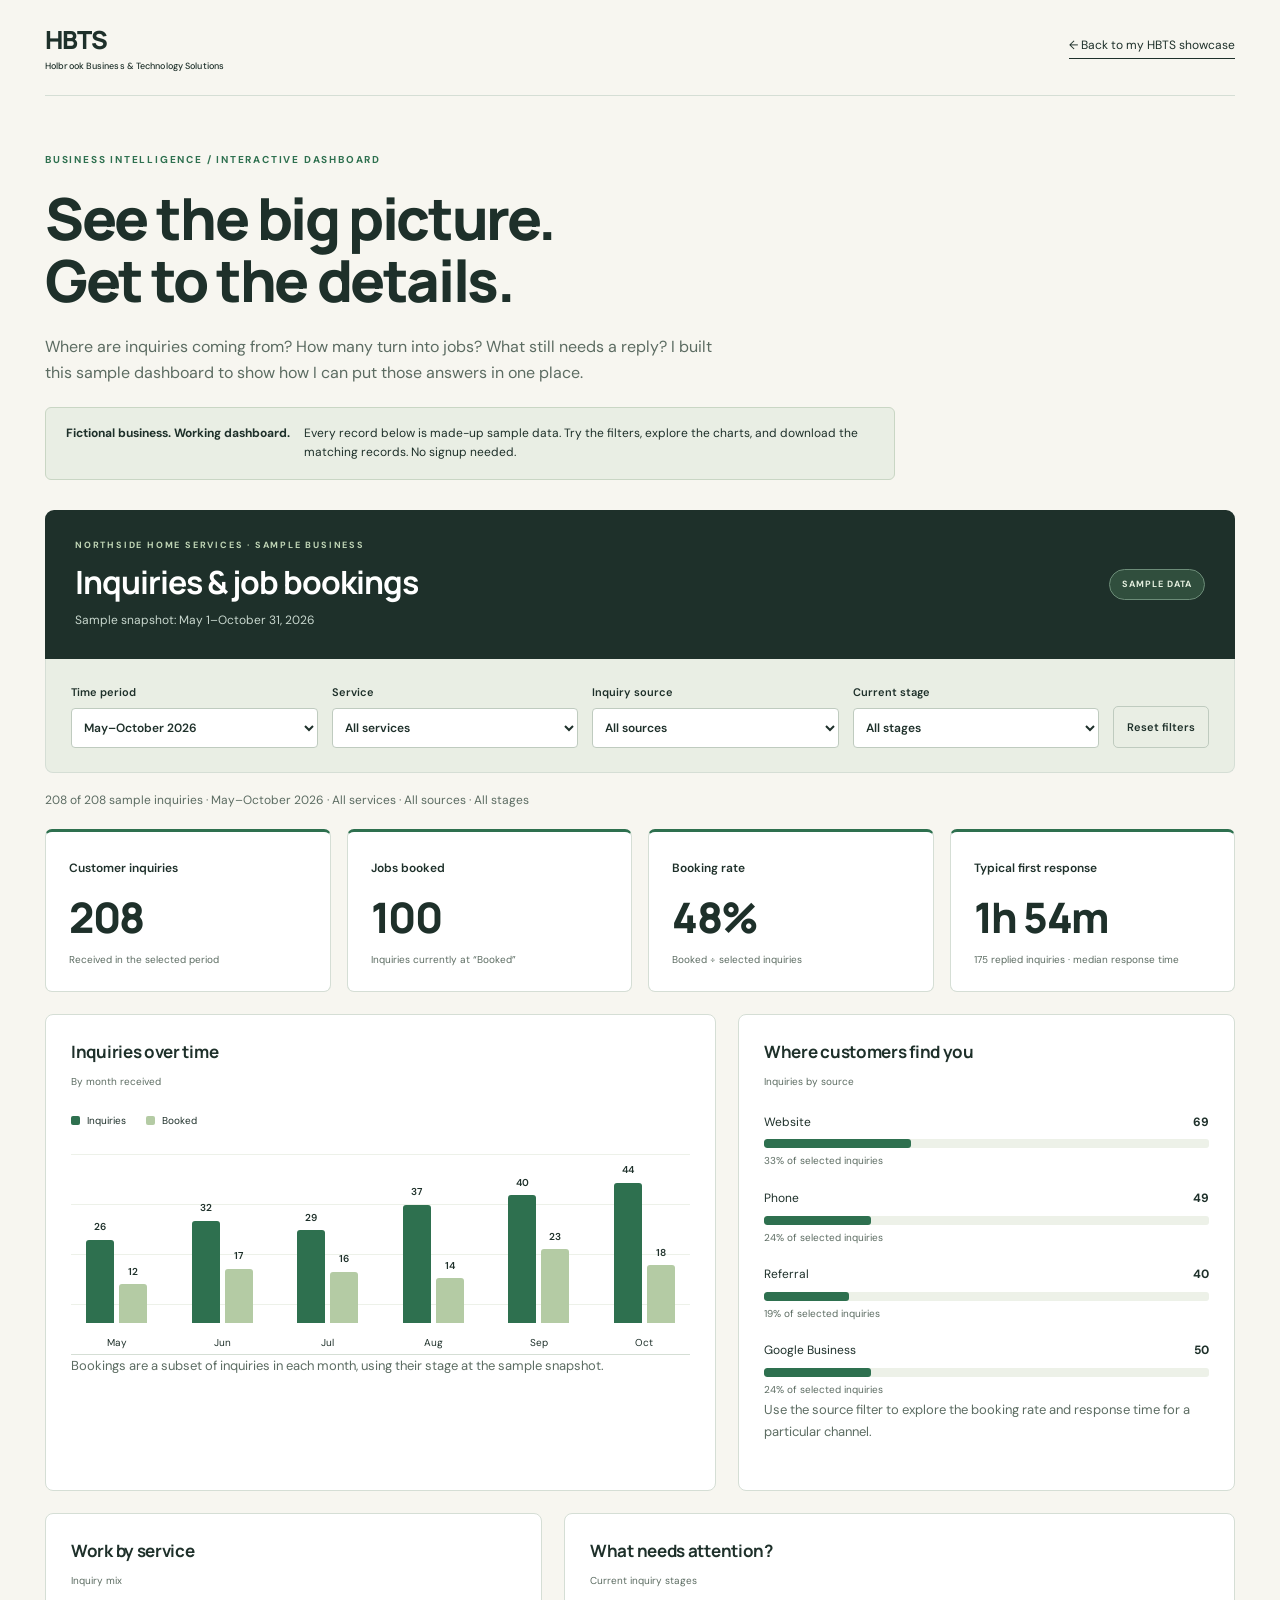
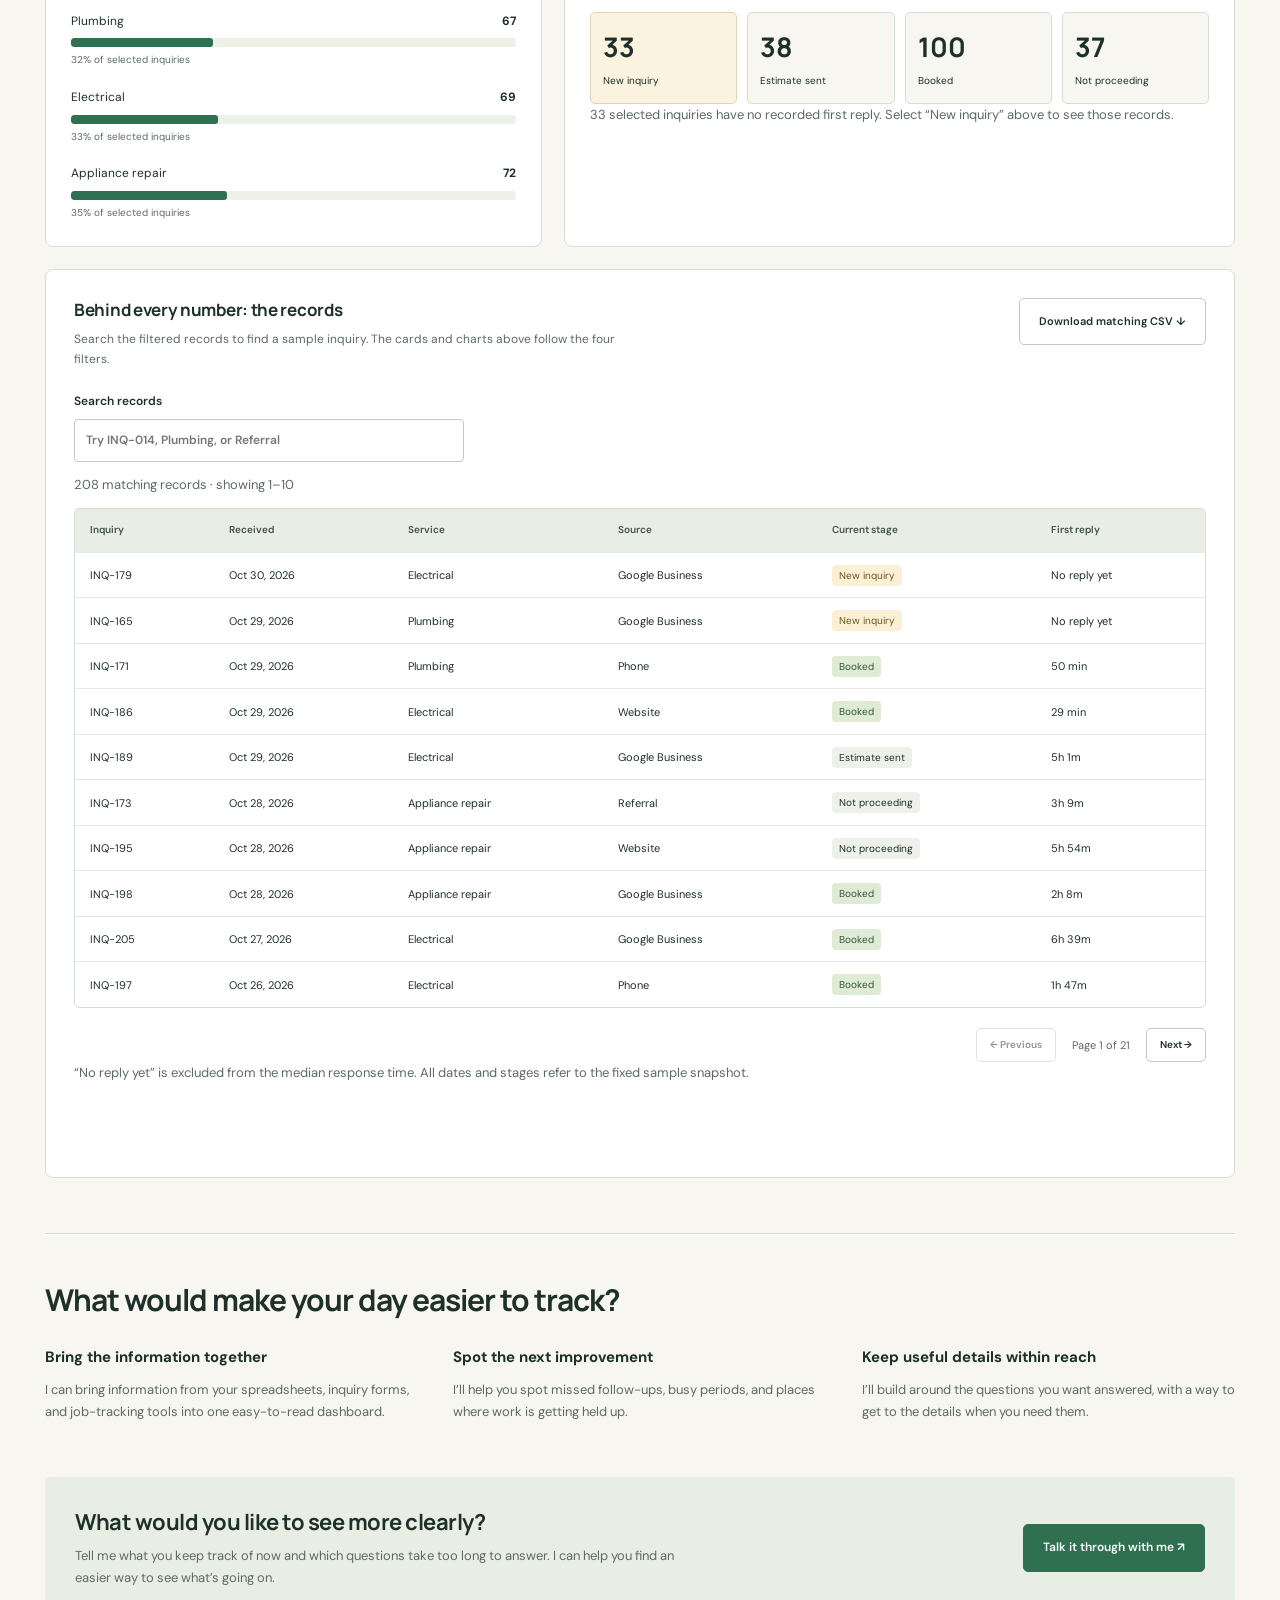
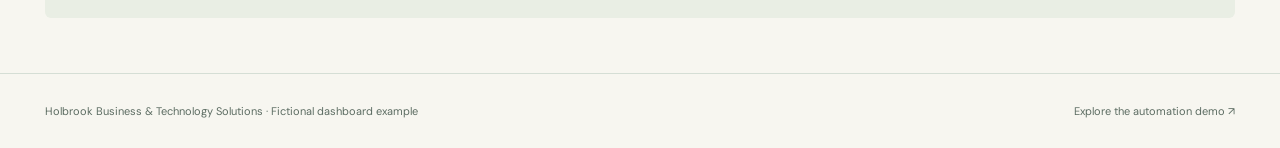
<file: bi-demo/index.html>
<!doctype html>
<html lang="en"><head><meta charset="utf-8"><meta name="viewport" content="width=device-width,initial-scale=1"><title>Business Dashboard Demo | HBTS</title><meta name="description" content="Explore a working business intelligence dashboard with fictional service-business data. Filter inquiries, spot trends, and explore the details with HBTS."><link rel="icon" href="../favicon.svg"><link rel="stylesheet" href="../demo-lab.css"><link rel="stylesheet" href="dashboard.css"><script src="dashboard.js" defer></script></head>
<body><header class="demo-header wrap"><a class="lab-brand" href="../">HBTS<small>Holbrook Business &amp; Technology Solutions</small></a><a class="back" href="../#demos">← Back to my HBTS showcase</a></header>
<main><section class="intro wrap"><p class="eyebrow">BUSINESS INTELLIGENCE / INTERACTIVE DASHBOARD</p><h1>See the big picture.<br>Get to the details.</h1><p>Where are inquiries coming from? How many turn into jobs? What still needs a reply? I built this sample dashboard to show how I can put those answers in one place.</p><div class="demo-notice"><strong>Fictional business. Working dashboard.</strong><span>Every record below is made-up sample data. Try the filters, explore the charts, and download the matching records. No signup needed.</span></div></section>
<section id="dashboard" class="dashboard wrap" aria-labelledby="dashboard-title"><div class="dashboard-heading"><div><p class="eyebrow">NORTHSIDE HOME SERVICES · SAMPLE BUSINESS</p><h2 id="dashboard-title">Inquiries &amp; job bookings</h2><p>Sample snapshot: May 1–October 31, 2026</p></div><span class="sample-pill">SAMPLE DATA</span></div>
<form id="filters" class="filters"><label>Time period<select id="period"><option value="all">May–October 2026</option><option value="quarter">August–October 2026</option><option value="month">October 2026</option></select></label><label>Service<select id="service"><option value="all">All services</option><option>Plumbing</option><option>Electrical</option><option>Appliance repair</option></select></label><label>Inquiry source<select id="source"><option value="all">All sources</option><option>Website</option><option>Phone</option><option>Referral</option><option>Google Business</option></select></label><label>Current stage<select id="stage"><option value="all">All stages</option><option>New inquiry</option><option>Estimate sent</option><option>Booked</option><option>Not proceeding</option></select></label><button class="button secondary" id="reset-filters" type="button">Reset filters</button></form>
<p class="filter-summary" id="filter-summary" role="status"></p>
<div class="kpi-grid"><article class="kpi"><span>Customer inquiries</span><strong id="inquiries">—</strong><small>Received in the selected period</small></article><article class="kpi"><span>Jobs booked</span><strong id="booked">—</strong><small>Inquiries currently at “Booked”</small></article><article class="kpi"><span>Booking rate</span><strong id="rate">—</strong><small>Booked ÷ selected inquiries</small></article><article class="kpi"><span>Typical first response</span><strong id="response">—</strong><small>Median time among replied inquiries</small></article></div>
<div class="chart-grid"><section class="panel"><div class="chart-heading"><h3>Inquiries over time</h3><span>By month received</span></div><div class="legend"><span><i></i>Inquiries</span><span><i class="light"></i>Booked</span></div><div id="trend" class="trend"></div><p class="chart-note">Bookings are a subset of inquiries in each month, using their stage at the sample snapshot.</p></section><section class="panel"><div class="chart-heading"><h3>Where customers find you</h3><span>Inquiries by source</span></div><div id="sources" class="breakdown"></div><p class="chart-note">Use the source filter to explore the booking rate and response time for a particular channel.</p></section></div>
<div class="chart-grid lower-grid"><section class="panel"><div class="chart-heading"><h3>Work by service</h3><span>Inquiry mix</span></div><div id="services" class="breakdown"></div></section><section class="panel"><div class="chart-heading"><h3>What needs attention?</h3><span>Current inquiry stages</span></div><div id="pipeline" class="stage-grid"></div><p class="chart-note" id="attention"></p></section></div>
<section class="panel records"><div class="records-heading"><div><h3>Behind every number: the records</h3><p>Search the filtered records to find a sample inquiry. The cards and charts above follow the four filters.</p></div><button type="button" class="button secondary" id="export">Download matching CSV ↓</button></div><label class="search-label">Search records<input id="search" type="search" placeholder="Try INQ-014, Plumbing, or Referral" autocomplete="off"></label><p id="record-count" class="chart-note" role="status"></p><div class="table-scroll" tabindex="0" role="region" aria-label="Sample inquiry records, scroll horizontally for more columns"><table><caption class="sr-only">Fictional inquiry records matching the dashboard filters and record search</caption><thead><tr><th scope="col">Inquiry</th><th scope="col">Received</th><th scope="col">Service</th><th scope="col">Source</th><th scope="col">Current stage</th><th scope="col">First reply</th></tr></thead><tbody id="rows"></tbody></table></div><div class="pagination"><button type="button" id="previous" class="button secondary">← Previous</button><span id="page-label"></span><button type="button" id="next" class="button secondary">Next →</button></div><p class="chart-note">“No reply yet” is excluded from the median response time. All dates and stages refer to the fixed sample snapshot.</p><p id="download-status" class="status" role="status"></p></section></section>
<section class="how-it-works wrap"><h2>What would make your day easier to track?</h2><div class="explain-grid"><article><h3>Bring the information together</h3><p>I can bring information from your spreadsheets, inquiry forms, and job-tracking tools into one easy-to-read dashboard.</p></article><article><h3>Spot the next improvement</h3><p>I’ll help you spot missed follow-ups, busy periods, and places where work is getting held up.</p></article><article><h3>Keep useful details within reach</h3><p>I’ll build around the questions you want answered, with a way to get to the details when you need them.</p></article></div></section>
<section class="next-step wrap"><div><h2>What would you like to see more clearly?</h2><p>Tell me what you keep track of now and which questions take too long to answer. I can help you find an easier way to see what’s going on.</p></div><a href="../#contact" class="button">Talk it through with me ↗</a></section></main><footer><div class="wrap"><span>Holbrook Business &amp; Technology Solutions · Fictional dashboard example</span><a href="../automation-demo/">Explore the automation demo ↗</a></div></footer></body></html>
</file>
<file: style.css>
@import url('https://fonts.googleapis.com/css2?family=DM+Sans:wght@400;500;600;700&family=Manrope:wght@400;500;600;700;800&display=swap');
.builder-preview{background:#e7e6e2!important}.builder-preview .preview-scene{background:linear-gradient(90deg,#14202ae6,#14202a50),var(--preview-image) center/cover}.builder-preview .preview-copy h3{font-family:'Manrope',Arial,sans-serif;font-weight:800;font-size:clamp(34px,4.5vw,60px);letter-spacing:-2px}.builder-preview .preview-button{background:#c34d1b;color:white}.builder-preview.variant-two{background:#e0eaf0!important}.builder-preview.variant-two .preview-button{background:#1b6397}.salon-preview{background:#ebdfd3!important}.salon-preview .preview-scene{background:linear-gradient(90deg,#3c2925c9,#3c292535),var(--preview-image) center/cover}.salon-preview .mini-nav strong{font-family:Georgia,serif;font-size:32px;font-weight:400}.salon-preview .preview-button{background:#fbf7f1;color:#49312d;border-radius:30px}.salon-preview.variant-two{background:#ece7d6!important}.salon-preview.variant-two .preview-scene{background:linear-gradient(90deg,#1b3d31dd,#1b3d3140),var(--preview-image) center/cover}.salon-preview.variant-two .mini-nav strong,.salon-preview.variant-two .preview-copy h3{font-family:'Manrope',Arial,sans-serif;font-weight:800}.salon-preview.variant-two .preview-copy h3{font-size:clamp(32px,4.5vw,58px);letter-spacing:-2px}.salon-preview.variant-two .preview-button{border-radius:4px;background:#f3e6c9;color:#25322d}.project-preview:hover .preview-button{filter:brightness(.93)}.design-nav{display:flex;flex-wrap:wrap;gap:10px;padding-bottom:28px}.design-nav a{font-size:12px;border:1px solid var(--line);border-radius:20px;padding:8px 15px}.design-nav a:hover{background:#e9ecdf}.category-heading{border-top:1px solid var(--line);padding:30px 0 20px;font-size:18px}.category-heading span{font-size:11px;font-weight:400;color:var(--muted);margin-left:16px}@media(max-width:700px){.category-heading span{display:block;margin:8px 0 0}.section-heading{gap:16px}.section-heading>span{text-align:right;max-width:150px}.preview-copy small{font-size:8px;letter-spacing:1px}.builder-preview .preview-copy h3,.salon-preview.variant-two .preview-copy h3{font-size:35px}}
.pro-preview{background:#e1eadd!important}.pro-preview .preview-scene{background:linear-gradient(90deg,#102e25df,#102e2538),url('https://images.unsplash.com/photo-1558904541-efa843a96f01?auto=format&fit=crop&w=1800&q=85') center/cover}.pro-preview .preview-copy h3{font-family:'Manrope',Arial,sans-serif;font-weight:800;font-size:clamp(32px,4.5vw,58px);letter-spacing:-2px}.pro-preview .preview-button{background:#287342;color:#fff;font-weight:700}
:root{--ink:#22271f;--paper:#f7f6f0;--muted:#6b7068;--line:#d9dcd2;--accent:#657842}*{box-sizing:border-box}html{scroll-behavior:smooth;scroll-padding-top:30px}body{margin:0;background:var(--paper);color:var(--ink);font:16px/1.6 'DM Sans',sans-serif}a{color:inherit;text-decoration:none}button,input,select,textarea{font:inherit}a:focus-visible,button:focus-visible,input:focus-visible,select:focus-visible,textarea:focus-visible{outline:3px solid #b1832c;outline-offset:5px}.wrap{max-width:1240px;margin:auto;padding-left:48px;padding-right:48px}.nav{height:112px;display:flex;justify-content:space-between;align-items:center}.logo{font:800 26px 'Manrope',sans-serif;letter-spacing:-1px}.dot{color:var(--accent)}nav{display:flex;align-items:center;gap:32px;font-size:14px}.pill{display:inline-flex;align-items:center;justify-content:center;border:1px solid var(--ink);border-radius:30px;padding:12px 22px;font-weight:500}.dark{background:var(--ink);color:white}.intro{padding-top:85px;padding-bottom:86px}.eyebrow{font-size:11px;font-weight:700;letter-spacing:2px}h1,h2,h3,p{margin-top:0}h1{font:500 clamp(50px,6.7vw,88px)/1.07 'Manrope',sans-serif;letter-spacing:-5px;margin:26px 0 38px}h1>span{color:#788170}.intro-bottom{display:flex;justify-content:space-between;align-items:end;gap:40px}.intro-bottom p{max-width:460px;color:var(--muted);margin:0;font-size:17px}.text-link{display:inline-block;font-size:14px;font-weight:600;border-bottom:1px solid;padding-bottom:6px}.text-link span{margin-left:36px}.section-heading{border-top:1px solid var(--line);display:flex;justify-content:space-between;align-items:center;padding:26px 0}.section-heading h2{font-size:18px;margin:0}.section-heading>span{font-size:12px;color:var(--muted)}.project-preview{display:block;background:#e5e8df;padding:32px;border-radius:4px}.browser-bar{display:flex;justify-content:space-between;background:#f5f3ea;padding:10px 18px;font-size:10px;color:#7d8173;border-radius:6px 6px 0 0}.browser-bar>span:first-child{letter-spacing:2px;color:#aaa99b}.preview-scene{min-height:480px;background:linear-gradient(90deg,#152b20b0,#152b2008),url('https://images.unsplash.com/photo-1416879595882-3373a0480b5b?auto=format&fit=crop&w=1800&q=85') center 55%/cover;position:relative;color:#fff;padding:28px 40px}.mini-nav{display:flex;justify-content:space-between;align-items:center}.mini-nav strong{font-size:24px;letter-spacing:-1px}.mini-nav strong span{margin-left:8px;color:#d8e2a7}.mini-nav>span{font-size:9px;letter-spacing:2px}.preview-copy{padding-top:58px}.preview-copy small{letter-spacing:2px;font-size:9px}.preview-copy h3{font:400 clamp(42px,5vw,68px)/1.05 Georgia,serif;margin:15px 0 26px}.preview-button{background:#e6edc9;color:#26372a;padding:12px 18px;font-size:11px;border-radius:2px}.image-label{position:absolute;bottom:24px;right:30px;letter-spacing:2px;font-size:8px}.project-info{display:flex;justify-content:space-between;gap:32px;padding:30px 0 50px}.project-info h3{font-size:23px;margin-bottom:8px;font-weight:500}.project-info p:last-child{font-size:14px;color:var(--muted)}.project-info .eyebrow{font-size:9px;color:var(--muted)}.project-info>div:last-child{text-align:right}.tags{display:flex;gap:6px;margin:5px 0 22px;flex-wrap:wrap}.tags span,.outline-label{border:1px solid var(--line);border-radius:20px;padding:5px 10px;font-size:10px}.collection-note{border-top:1px solid var(--line);border-bottom:1px solid var(--line);padding:24px 0;display:flex;gap:24px;align-items:center}.collection-note>span:first-child{font-size:36px;color:var(--accent)}.collection-note p{margin:0;color:var(--muted);font-size:13px}.collection-note strong{color:var(--ink);font-weight:500}.outline-label{margin-left:auto;white-space:nowrap;letter-spacing:1px}.approach{padding-top:100px;padding-bottom:90px}.approach h2,.closing h2{font:500 clamp(34px,4.5vw,55px)/1.15 'Manrope',sans-serif;letter-spacing:-2px;margin:20px 0 40px}.principles{display:grid;grid-template-columns:repeat(3,1fr);gap:50px}.principles article{border-top:1px solid var(--line);padding-top:22px}.principles article>span{color:var(--muted);font-size:12px}.principles h3{font-size:18px;margin:22px 0 10px}.principles p{font-size:14px;color:var(--muted)}.closing{text-align:center;background:#e9ecdf;padding-top:64px;padding-bottom:64px;max-width:none}.closing h2{margin-bottom:30px}.closing>p:last-child{font-size:11px;color:var(--muted);margin:28px 0 0}footer{display:flex;justify-content:space-between;align-items:center;gap:24px;padding-top:34px;padding-bottom:34px}footer>span,footer>a:last-child{font-size:11px;color:var(--muted)}@media(max-width:700px){.wrap{padding-left:22px;padding-right:22px}.nav{height:90px}nav{gap:16px}nav>a:nth-child(2),nav>.pill{display:none}.intro{padding-top:50px;padding-bottom:50px}h1{letter-spacing:-2.5px}.intro-bottom,.project-info{flex-direction:column;align-items:start;gap:24px}.intro-bottom p{font-size:15px}.section-heading>span{font-size:10px}.project-preview{padding:12px}.preview-scene{min-height:360px;padding:22px}.mini-nav>span{display:none}.preview-copy{padding-top:45px}.project-info>div:last-child{text-align:left}.collection-note{gap:14px}.outline-label{display:none}.principles{grid-template-columns:1fr;gap:20px}.approach{padding-top:60px;padding-bottom:40px}footer{flex-wrap:wrap}footer>span{width:100%;order:3}}@media(prefers-reduced-motion:reduce){html{scroll-behavior:auto}}

.design-nav>a{display:inline-flex!important}

.contact-section{background:#e9ecdf;padding:80px 0;scroll-margin-top:25px}.contact-layout{display:grid;grid-template-columns:1.1fr 1fr;gap:85px;align-items:center}.contact-section h2{font:600 clamp(38px,4.8vw,60px)/1.1 'Manrope',sans-serif;letter-spacing:-2.5px;margin:22px 0}.contact-intro{font-size:16px;color:#535c4e;max-width:430px;margin:0}.contact-card{padding:34px;background:#f7f6f0;border:1px solid #cdd3c2;border-radius:8px}.contact-card h3{font-size:23px;letter-spacing:-.6px;margin:0 0 12px}.contact-card p{font-size:14px;color:#535c4e;margin-bottom:24px}.contact-card .pill{gap:42px}.contact-email{display:block;width:fit-content;margin-top:18px;font-size:14px;text-decoration:underline;text-underline-offset:4px;overflow-wrap:anywhere}.contact-card .contact-hint{font-size:12px;margin:24px 0 0;padding-top:20px;border-top:1px solid #d9dcd2}@media(max-width:700px){.contact-section{padding:50px 0}.contact-layout{grid-template-columns:1fr;gap:30px}.contact-card{padding:25px}.contact-section h2{letter-spacing:-1.5px}.contact-intro{font-size:15px}}
</file>
<file: showcase.css>
:root{--ink:#1e302a;--accent:#2e704f;--muted:#5d6b63;--line:#d6ded6}
.interactive-section{padding-top:20px;padding-bottom:75px;scroll-margin-top:25px}.interactive-grid{display:grid;grid-template-columns:1fr 1fr;gap:28px}.interactive-card{overflow:hidden;border:1px solid #cfdacf;border-radius:8px;background:#f1f4eb}.lab-preview{display:block;padding:24px 28px;min-height:355px;background:#e1eadd}.lab-preview-top{display:flex;justify-content:space-between;align-items:center;gap:15px;margin-bottom:23px}.lab-preview-top strong{font:800 20px 'Manrope',Arial,sans-serif;letter-spacing:-1px}.lab-preview-top>span{font-size:8px;font-weight:700;letter-spacing:1px}.sample-message{padding:17px;background:#fff;border-radius:5px;border:1px solid #d1dacc}.sample-message>span,.sample-output>span{font-size:8px;letter-spacing:1px;font-weight:700;color:#50634c}.sample-message p{font-size:13px;margin:8px 0 0;line-height:1.6}.sample-arrow{font-size:22px;line-height:1.5;text-align:center;color:#527347}.sample-output{background:#f4f7ef;padding:15px 18px;border-radius:5px;border-left:3px solid #2e704f}.sample-output strong{display:block;font-size:14px;line-height:1.6;margin-top:5px}.auto-preview{background:#1e302a;color:#fff}.mini-flow>div{position:relative;padding:15px 15px 15px 48px;background:#2b4438;border:1px solid #536c55;border-radius:5px;margin-bottom:12px}.mini-flow>div>span{position:absolute;left:15px;top:19px;font-size:10px;color:#b9d6aa}.mini-flow strong{display:block;font-size:13px}.mini-flow small{display:block;font-size:10px;color:#cad8c3;margin-top:4px}.interactive-info{padding:27px}.demo-type{font-size:9px;letter-spacing:1.2px;font-weight:700;color:#42683c}.interactive-info h3{font:700 22px/1.25 'Manrope',Arial,sans-serif;letter-spacing:-.7px;margin:12px 0}.interactive-info p{font-size:14px;color:var(--muted);margin-bottom:22px}.interactive-info .text-link{font-size:12px}.demo-disclosure{font-size:11px;color:var(--muted);margin:20px 0}.website-jump{font-size:12px}.workflow-panel a{color:inherit}.brand-name small{max-width:260px}@media(max-width:760px){.interactive-section{padding-bottom:50px}.interactive-grid{grid-template-columns:1fr;gap:22px}.lab-preview{min-height:0;padding:23px}.interactive-info{padding:24px}.interactive-info h3{font-size:21px}.brand-name small{font-size:8px}.nav nav{gap:10px}.nav nav>a{font-size:10px}}
.skip-link{position:absolute;left:20px;top:-70px;z-index:10;padding:12px 20px;background:#1e302a;color:#fff;border-radius:4px}.skip-link:focus{top:12px}.brand-lockup{display:inline-flex;align-items:center;gap:13px;min-width:0}.brand-symbol{font:800 32px/1 'Manrope',Arial,sans-serif;letter-spacing:-3px;background:#1e302a;color:#fff;padding:12px 13px 13px 10px;border-radius:5px}.brand-symbol>span{color:#b8d4a9}.brand-name{font:800 24px/1.15 'Manrope',Arial,sans-serif;letter-spacing:1px}.brand-name small{display:block;font:500 10px/1.5 'DM Sans',Arial,sans-serif;letter-spacing:.2px;margin-top:5px}.nav{height:116px;gap:28px}.nav nav{gap:25px;font-size:12px}.nav .pill{font-size:12px;gap:18px}.intro{display:grid;grid-template-columns:1.4fr 1fr;gap:55px;align-items:center;padding-top:58px;padding-bottom:65px}.intro .eyebrow{font-size:10px;letter-spacing:1.7px}.intro h1{font-weight:800;font-size:clamp(44px,5.25vw,68px);line-height:1.07;letter-spacing:-3.3px;margin:25px 0}.intro h1>span{color:#2e704f}.hero-description{font-size:20px;font-weight:500;max-width:500px;margin-bottom:15px;line-height:1.5}.hero-detail{font-size:15px;color:var(--muted);max-width:510px;margin-bottom:27px}.hero-actions{display:flex;flex-wrap:wrap;gap:23px;align-items:center}.hero-actions .pill{font-size:12px;gap:20px;border-radius:5px;background:#2e704f;border-color:#2e704f;padding:15px 20px}.hero-actions .text-link{font-size:12px}.hero-byline{font-size:10px;color:var(--muted);margin:24px 0 0}.workflow-panel{background:#e9eee4;border:1px solid #d1dccb;border-radius:10px;padding:28px 28px 20px;position:relative}.workflow-top{display:flex;align-items:center;gap:8px;font-size:8px;font-weight:700;letter-spacing:1.4px;color:#476045}.status-dot{width:7px;height:7px;background:#2e704f;border-radius:50%}.workflow-panel h2{font:700 30px/1.15 'Manrope',Arial,sans-serif;letter-spacing:-1px;margin:20px 0 24px}.workflow-list{list-style:none;padding:0;margin:0}.workflow-list li{display:flex;gap:14px;position:relative;padding-bottom:24px}.workflow-list li:not(:last-child):before{content:'';position:absolute;top:31px;bottom:0;left:14px;width:1px;background:#b6c6b0}.workflow-number{width:29px;height:29px;flex-shrink:0;border:1px solid #b6c6b0;border-radius:50%;background:#f7f6f0;display:grid;place-items:center;font-size:9px;font-weight:700}.workflow-list strong{display:block;font-size:12px;line-height:1.5;padding-top:4px}.workflow-list p{font-size:11px;color:#53634f;margin:5px 0 9px;line-height:1.5}.workflow-tag{display:inline-block;background:#dbe5d5;color:#365333;border-radius:3px;padding:3px 7px;font-size:7px;letter-spacing:1px;font-weight:700}.workflow-list li:last-child{padding-bottom:15px}.workflow-note{border-top:1px solid #cbd7c5;font-size:9px;color:#53634f;padding-top:14px;margin:0}.service-ribbon{background:#1e302a;color:#eaf0e4}.service-ribbon .wrap{display:flex;justify-content:space-between;gap:24px;padding-top:18px;padding-bottom:18px;flex-wrap:wrap}.service-ribbon span{font-size:11px;font-weight:500}.services-section{padding-top:78px;padding-bottom:75px}.business-section-heading{display:flex;justify-content:space-between;gap:50px;align-items:end;margin-bottom:35px}.business-section-heading h2{font:700 clamp(32px,3.8vw,46px)/1.12 'Manrope',Arial,sans-serif;letter-spacing:-1.7px;margin:18px 0 0}.business-section-heading>p{max-width:345px;font-size:14px;color:var(--muted);margin:0}.services-grid{display:grid;grid-template-columns:repeat(3,1fr);gap:18px}.service-card{border:1px solid #d6ded6;border-top:3px solid #2e704f;border-radius:5px;padding:25px;display:flex;flex-direction:column;background:#f2f3ed}.service-number{font-size:10px;font-weight:700;letter-spacing:1px;color:#2e704f}.service-card h3{font:700 20px/1.25 'Manrope',Arial,sans-serif;letter-spacing:-.7px;margin:22px 0 13px}.service-card .service-lead{color:#263e31;font-weight:500;font-size:14px;margin-bottom:12px}.service-card>p{font-size:13px;color:var(--muted);margin-bottom:20px}.service-card>a{font-size:11px;font-weight:700;margin-top:auto;align-self:start;border-bottom:1px solid #657b67;padding-bottom:5px}.work .section-heading{align-items:baseline}.work-description{max-width:650px;font-size:14px;color:var(--muted);margin:0 0 26px}.approach h2{font-weight:700}.principles article>span{font-size:9px;letter-spacing:1px;color:#2e704f;font-weight:700}.principles h3{font-family:'Manrope',Arial,sans-serif;font-weight:700}.founder-note{display:flex;gap:22px;align-items:center;border-top:1px solid var(--line);padding-top:32px;margin-top:35px}.founder-initials{display:grid;place-items:center;flex-shrink:0;width:55px;height:55px;border-radius:50%;background:#e1e8db;color:#355533;font-size:16px;font-weight:700}.founder-note h3{font-size:16px;margin-bottom:7px}.founder-note p{font-size:13px;color:var(--muted);max-width:600px;margin:0}.founder-note .text-link{font-size:11px;white-space:nowrap;margin-left:auto}.contact-section h2{font-weight:700}.contact-card .pill{background:#2e704f;border-color:#2e704f}footer .brand-name{font-size:18px}footer .brand-name small{font-size:8px}footer .brand-symbol{font-size:24px;padding:9px 10px 10px 7px}footer>span{font-size:10px}footer>a:last-child{white-space:nowrap}.pill:hover,.service-card>a:hover{filter:brightness(.92)}
@media(max-width:1000px){.nav nav{gap:16px}.nav nav>a:nth-child(3){display:none}.intro{gap:30px}.brand-name{font-size:22px}.brand-name small{font-size:9px}.hero-actions{gap:15px}.hero-actions .pill{gap:10px;font-size:11px}.workflow-panel{padding:24px 22px}.services-grid{gap:14px}.service-card{padding:22px}.founder-note{flex-wrap:wrap}.founder-note .text-link{margin-left:77px}.intro h1{font-size:clamp(44px,5.6vw,60px)}}
@media(max-width:760px){.nav{height:auto;min-height:105px;align-items:center;padding-top:20px;padding-bottom:20px;flex-wrap:wrap;gap:19px}.brand-name{font-size:23px}.brand-name small{font-size:9px}.nav nav{width:100%;justify-content:space-between;gap:12px;font-size:11px}.nav nav>a:nth-child(2){display:inline}.nav nav>a:nth-child(3){display:inline}.nav nav>.pill{display:inline-flex;padding:8px 13px;font-size:11px;border-radius:5px;gap:8px}.intro{grid-template-columns:1fr;gap:35px;padding-top:35px;padding-bottom:40px}.intro h1{font-size:clamp(43px,9vw,64px);letter-spacing:-2.3px}.hero-description{font-size:18px}.hero-detail{font-size:14px}.hero-byline{font-size:9px}.workflow-panel{max-width:520px;width:100%}.workflow-panel h2 br{display:none}.workflow-panel h2{font-size:25px}.workflow-list strong{font-size:13px}.workflow-list p{font-size:12px}.workflow-tag{font-size:8px}.service-ribbon .wrap{justify-content:center;gap:10px 20px}.service-ribbon span{font-size:10px}.services-section{padding-top:50px;padding-bottom:50px}.business-section-heading{display:block}.business-section-heading>p{margin-top:22px;max-width:500px}.services-grid{grid-template-columns:repeat(2,1fr)}.service-card h3{font-size:19px}.work .section-heading{align-items:center}.founder-note .text-link{margin-left:0}.founder-note>div{flex:1;min-width:180px}footer{gap:25px}footer>span{width:100%;order:3}.contact-section .eyebrow{line-height:1.8;letter-spacing:1.4px}}
@media(max-width:480px){.services-grid{grid-template-columns:1fr}.nav nav>a:nth-child(3){display:none}.hero-actions{align-items:start;flex-direction:column;gap:20px}.hero-actions .pill{font-size:12px;gap:20px}.workflow-panel h2 br{display:initial}.service-card{padding:25px}.service-card h3{font-size:21px;margin-top:15px}.intro .eyebrow{font-size:9px}.work .section-heading>span{font-size:9px;max-width:115px}.work .section-heading h2{font-size:17px}.brand-name small{font-size:9px;letter-spacing:0}.founder-note{gap:18px}.contact-email{font-size:13px}}

/* Three interactive business examples and complete brand names. */
.interactive-grid{grid-template-columns:repeat(3,minmax(0,1fr));gap:22px}.interactive-card{display:flex;flex-direction:column}.interactive-info{flex:1;display:flex;flex-direction:column;padding:24px}.interactive-info .text-link{margin-top:auto;align-self:start}.lab-preview{padding:23px;min-height:365px}.lab-preview-top{gap:8px}.lab-preview-top>span{font-size:7px;letter-spacing:.6px}.bi-preview{background:#e8ece2}.mini-dashboard-title{font:700 19px/1.3 'Manrope',Arial,sans-serif;letter-spacing:-.5px;margin-bottom:18px}.mini-kpis{display:grid;grid-template-columns:1fr 1fr;gap:10px}.mini-kpis>div{background:#fff;border:1px solid #d1dacc;border-radius:4px;padding:13px}.mini-kpis small{display:block;font-size:7px;letter-spacing:.6px}.mini-kpis strong{display:block;font:800 28px 'Manrope',Arial,sans-serif;margin-top:6px}.mini-chart{height:108px;display:flex;align-items:end;justify-content:space-around;gap:12px;padding:10px 7px 0;border-bottom:1px solid #b9c8b0;margin-top:12px}.mini-chart>span{display:block;width:26px;background:#2e704f;border-radius:3px 3px 0 0}.mini-chart-caption{font-size:9px;color:#55644f;margin-top:10px}.brand-name small{white-space:normal;max-width:290px;line-height:1.5}footer .brand-name small{max-width:260px}
@media(max-width:1050px) and (min-width:761px){.interactive-grid{grid-template-columns:1fr 1fr}.interactive-card:last-child{grid-column:1/-1;display:grid;grid-template-columns:1fr 1fr}.interactive-card:last-child .interactive-info{justify-content:center}.interactive-card:last-child .text-link{margin-top:12px}.nav{gap:20px}.brand-name small{max-width:230px}}
@media(max-width:760px){.interactive-grid{grid-template-columns:1fr}.lab-preview{min-height:0}.brand-name small{max-width:255px;font-size:9px}.mini-chart{height:135px}.interactive-info .text-link{margin-top:0}}

.lab-preview-top strong small{display:block;font:500 7px/1.5 "DM Sans",Arial,sans-serif;letter-spacing:0;margin-top:5px}.lab-preview-top{align-items:start}

/* Keep the established look, with a little less formality. */
.intro .eyebrow,.services-section .eyebrow,.interactive-section .eyebrow,.approach>.eyebrow{letter-spacing:1.1px}.business-section-heading h2,.approach h2{letter-spacing:-1.2px}.service-card{border-radius:8px;background:#f6f7f1}.founder-note{background:#eef2e8;border:1px solid #d8e1d1;border-radius:8px;padding:27px}.founder-note h3{font-size:18px}.contact-card{border-radius:8px}.contact-card h3{font-weight:700}

.about-section{display:grid;grid-template-columns:1fr 1.5fr;gap:65px;align-items:start;padding-top:40px;padding-bottom:65px;margin-bottom:50px;border-bottom:1px solid var(--line);scroll-margin-top:35px}.about-intro .eyebrow{font-size:10px;letter-spacing:1px;margin:0 0 23px}.about-person{display:flex;align-items:center;gap:17px}.about-initials{display:grid;place-items:center;flex-shrink:0;width:62px;height:62px;border-radius:12px;background:#e1e9da;color:#345b35;font:700 23px 'Manrope',Arial,sans-serif}.about-person h2{font:700 clamp(28px,3.2vw,38px)/1.2 'Manrope',Arial,sans-serif;letter-spacing:-1px;margin:0}.about-caption{font-size:12px;color:var(--muted);max-width:290px;margin:18px 0 0;line-height:1.7}.about-copy>p{font-size:15px;line-height:1.85;color:var(--muted);margin:0 0 18px}.about-copy .text-link{font-size:12px;margin-top:5px;display:inline-block}.nav nav>a[href="#about"]{display:inline}
@media(max-width:1100px) and (min-width:761px){.nav nav{gap:17px}.nav nav>a[href="#approach"]{display:none}}
@media(max-width:760px){.about-section{grid-template-columns:1fr;gap:25px;padding-top:15px;padding-bottom:40px;margin-bottom:35px}.about-person h2{font-size:32px}.about-copy>p{font-size:14px;line-height:1.8}.about-caption{max-width:400px}.nav nav>a[href="#approach"]{display:none}.nav nav>a[href="#about"]{display:inline}.nav nav{gap:8px}}
</file>
<file: friendly.css>
/* A clearer, more conversational presentation for local business owners. */
:root{--paper:#fafaf5;--muted:#536258}
.nav{height:100px}.nav nav{font-size:13px}.nav .pill{border-radius:9px;font-size:13px;padding:12px 18px}.brand-name small{font-size:11px;letter-spacing:0}.brand-symbol{border-radius:9px}
.intro{grid-template-columns:1.25fr 1fr;gap:44px;padding-top:34px;padding-bottom:42px}.intro .eyebrow{font-size:13px;letter-spacing:0;font-weight:600;color:#406443}.intro h1{font-size:clamp(42px,4.6vw,58px);font-weight:700;letter-spacing:-2px;line-height:1.12;margin:19px 0}.hero-description{font-size:19px;line-height:1.55;margin:0 0 14px}.hero-detail{font-size:16px;line-height:1.8;max-width:540px;margin-bottom:23px}.hero-actions .pill{font-size:13px;padding:14px 18px;border-radius:9px;gap:18px}.hero-actions .text-link{font-size:13px}.hero-byline{display:flex;gap:11px;align-items:center;font-size:12px;line-height:1.6;color:#4e6251;max-width:440px;margin-top:23px}.hero-avatar{display:grid;place-items:center;flex-shrink:0;width:37px;height:37px;border-radius:50%;background:#deead7;font-size:11px;font-weight:700;color:#355932}
.workflow-panel{background:#eaf1e2;border-color:#d0ddc7;border-radius:14px;padding:26px}.workflow-top{font-size:12px;letter-spacing:0;font-weight:600;color:#496442}.workflow-panel h2{font-size:29px;line-height:1.25;letter-spacing:-.7px;margin:15px 0 20px}.workflow-panel h2 br{display:none}.workflow-list li{background:#fff;border:1px solid #dae4d1;border-radius:9px;margin-bottom:10px;padding:14px;gap:12px}.workflow-list li:not(:last-child):before{display:none}.workflow-number{width:29px;height:29px;font-size:12px;background:#eaf2e3;border:0;color:#3a6032}.workflow-list strong{font-size:14px;padding-top:2px;line-height:1.5}.workflow-list p{font-size:13px;line-height:1.6;margin:5px 0 8px;color:#57674e}.workflow-tag{font-size:10px;letter-spacing:0;font-weight:500;padding:2px 7px;background:#edf3e6}.workflow-list li:last-child{padding-bottom:14px;margin-bottom:0}.workflow-note{font-size:12px;line-height:1.65;padding-top:15px;margin-top:17px}
.service-ribbon{background:#e8efdf;color:#304e32;border-top:1px solid #d8e2cf;border-bottom:1px solid #d8e2cf}.service-ribbon .wrap{padding-top:15px;padding-bottom:15px;gap:14px 24px}.service-ribbon span{font-size:13px;font-weight:500}
.services-section{padding-top:50px;padding-bottom:42px}.business-section-heading{gap:35px;margin-bottom:28px}.business-section-heading h2{font-size:clamp(29px,3.2vw,40px);font-weight:700;letter-spacing:-1px;line-height:1.2;margin-top:12px}.business-section-heading>p{font-size:15px;line-height:1.75;max-width:355px}.services-section .eyebrow,.interactive-section .eyebrow,.about-intro .eyebrow,.approach>.eyebrow{font-size:13px;letter-spacing:0;font-weight:600;color:#406443}.services-grid{gap:20px}.service-card{background:#fff;border-radius:11px;padding:25px;border-color:#d4dfce;border-top:3px solid #4c7b48;box-shadow:0 3px 12px #233c2005}.service-number{display:none}.service-card h3{font-size:21px;font-weight:700;letter-spacing:-.5px;line-height:1.3;margin:0 0 12px}.service-card .service-lead{font-size:15px;line-height:1.6;margin:0 0 12px}.service-card>p{font-size:14px;line-height:1.75;margin:0 0 22px}.service-card>a{font-size:13px;padding-bottom:4px}
.about-section{max-width:1144px;width:calc(100% - 96px);background:#edf3e6;border:1px solid #d8e3ce;border-radius:13px;padding:32px;gap:42px;grid-template-columns:1fr 1.55fr;margin-bottom:48px}.about-intro .eyebrow{margin-bottom:18px}.about-person{gap:14px}.about-person h2{font-size:34px;letter-spacing:-.8px}.about-initials{background:#dce9d1;border-radius:50%;width:53px;height:53px;font-size:20px}.about-caption{font-size:13px;line-height:1.7}.about-copy>p{font-size:15px;line-height:1.8}.about-copy .text-link{font-size:13px}
.interactive-section{padding-top:0;padding-bottom:45px}.interactive-info{background:#fff;padding:24px}.interactive-info h3{font-size:21px;letter-spacing:-.5px}.interactive-info p{font-size:15px;line-height:1.7}.interactive-info .text-link,.website-jump{font-size:13px}.demo-type{font-size:11px;letter-spacing:.2px}.demo-disclosure{font-size:12px;line-height:1.7}.work{padding-top:35px;padding-bottom:40px}.work-description{font-size:15px;line-height:1.8}.category-heading{font-size:21px}.category-heading span{font-size:13px}.project-info p{font-size:14px}.project-info .text-link{font-size:13px}.collection-note p{font-size:14px;line-height:1.8}
.approach{padding-top:45px;padding-bottom:50px}.approach h2{font-size:clamp(30px,3.4vw,42px);letter-spacing:-1px;line-height:1.22;max-width:900px}.principles{gap:30px;margin-top:30px}.principles article>span{font-size:11px;letter-spacing:0}.principles h3{font-size:20px}.principles p{font-size:15px;line-height:1.8}.founder-note{background:#eaf2e2;border-color:#d3dfc9;border-radius:11px;padding:24px}.founder-note h3{font-size:20px}.founder-note p{font-size:14px;line-height:1.8}.founder-note .text-link{font-size:13px}.contact-section{padding-top:60px;padding-bottom:60px}.contact-section h2{font-size:clamp(35px,4vw,49px);letter-spacing:-1.5px;line-height:1.2}.contact-intro{font-size:17px;line-height:1.85}.contact-card{background:#fff;border-radius:12px}.contact-card h3{font-size:23px;letter-spacing:-.5px}.contact-card>p{font-size:15px;line-height:1.8}.contact-card .pill{border-radius:9px;font-size:14px}.contact-card .contact-hint{font-size:12px}.contact-email{font-size:15px}
@media(max-width:1050px){.nav nav{gap:15px}.brand-name small{font-size:10px}.intro{gap:28px}.intro h1{font-size:47px}.hero-detail{font-size:15px}.workflow-panel{padding:22px}.workflow-list li{padding:12px}.workflow-panel h2{font-size:26px}.workflow-list p{font-size:12px}.workflow-list strong{font-size:13px}.service-card{padding:22px}.service-card h3{font-size:20px}.about-section{gap:28px}.about-person{align-items:start;flex-direction:column}}
@media(max-width:760px){.nav{height:auto;min-height:105px;padding-top:18px;padding-bottom:18px}.nav nav{gap:8px}.nav nav>a{font-size:11px}.nav .pill{font-size:11px;padding:8px 12px}.brand-name small{font-size:9px}.intro{grid-template-columns:1fr;padding-top:25px;padding-bottom:32px;gap:28px}.intro h1{font-size:clamp(39px,8.8vw,55px);letter-spacing:-1.5px;margin:16px 0 19px}.intro .eyebrow{font-size:12px}.hero-description{font-size:18px}.hero-detail{font-size:15px;line-height:1.8}.hero-byline{font-size:12px}.hero-actions .pill,.hero-actions .text-link{font-size:13px}.hero-actions{gap:18px}.workflow-panel{padding:23px;max-width:100%}.workflow-panel h2{font-size:27px}.workflow-list p{font-size:13px}.workflow-list strong{font-size:14px}.service-ribbon .wrap{justify-content:flex-start;gap:9px 18px}.service-ribbon span{font-size:12px}.services-section{padding-top:35px;padding-bottom:30px}.business-section-heading>p{font-size:15px;margin-top:17px}.business-section-heading h2{font-size:33px}.about-section{width:calc(100% - 40px);padding:24px;grid-template-columns:1fr;gap:23px;margin-bottom:35px}.about-person{flex-direction:row;align-items:center}.about-person h2{font-size:30px}.about-copy>p{font-size:15px}.about-intro .eyebrow{font-size:12px}.about-caption{margin-top:13px}.interactive-section{padding-bottom:35px}.approach{padding-top:35px;padding-bottom:35px}.approach h2{font-size:33px}.principles{gap:25px}.founder-note{padding:22px}.contact-section{padding-top:40px;padding-bottom:40px}.contact-section h2{font-size:39px}.contact-intro{font-size:16px}.contact-email{font-size:14px}.contact-card>p{font-size:14px}}
@media(max-width:950px){.contact-layout{grid-template-columns:1fr;gap:28px}.contact-card{width:100%;max-width:680px}.contact-intro{max-width:620px}}
@media(max-width:480px){.services-grid{grid-template-columns:1fr}.service-card{padding:24px}.service-card h3{font-size:22px;margin-top:0}.service-card>p{font-size:15px}.service-card .service-lead{font-size:15px}.hero-actions{flex-direction:column;align-items:start}.workflow-panel h2 br{display:none}.workflow-note{font-size:12px}.about-person h2{font-size:29px}.about-initials{width:45px;height:45px;font-size:17px}.interactive-info{padding:23px}.principles p{font-size:15px}.contact-card{padding:25px}.contact-card .contact-hint{font-size:12px}}
</file>
<file: demo-lab.css>
@import url('https://fonts.googleapis.com/css2?family=DM+Sans:wght@400;500;600;700&family=Manrope:wght@500;600;700;800&display=swap');
:root{--ink:#1e302a;--muted:#5c6c62;--line:#d5ded5;--green:#2e704f;--paper:#f7f6f0;--soft:#e9eee4}*{box-sizing:border-box}body{margin:0;font:15px/1.65 'DM Sans',Arial,sans-serif;background:var(--paper);color:var(--ink)}a{color:inherit;text-decoration:none}button,input,select{font:inherit}button,a,input,select{touch-action:manipulation}a:focus-visible,button:focus-visible,input:focus-visible,select:focus-visible{outline:3px solid #b28422;outline-offset:4px}.wrap{width:min(1190px,calc(100% - 72px));margin:auto}.demo-header{display:flex;justify-content:space-between;align-items:center;gap:24px;min-height:96px;border-bottom:1px solid var(--line)}.lab-brand{font:800 25px 'Manrope',Arial,sans-serif;letter-spacing:-1px}.lab-brand small{display:block;font:500 9px 'DM Sans',Arial,sans-serif;letter-spacing:.4px;margin-top:3px}.back{font-size:12px;border-bottom:1px solid;padding-bottom:3px}.intro{padding:56px 0 35px}.eyebrow{font-size:10px;letter-spacing:1.8px;font-weight:700;color:var(--green);margin:0 0 18px}h1{font:800 clamp(36px,4.7vw,58px)/1.08 'Manrope',Arial,sans-serif;letter-spacing:-2.4px;max-width:800px;margin:0 0 22px}.intro>p:not(.eyebrow){max-width:680px;color:var(--muted);font-size:16px;margin:0 0 20px}.demo-notice{display:flex;gap:14px;border:1px solid #c9d6c4;border-radius:6px;background:var(--soft);padding:16px 20px;font-size:12px;max-width:850px}.demo-notice strong{white-space:nowrap}.lab-grid{display:grid;grid-template-columns:1fr 1.15fr;gap:28px;align-items:start;padding:10px 0 60px}.panel{border:1px solid var(--line);border-radius:8px;background:#fff;padding:28px}.panel h2{font:700 21px/1.3 'Manrope',Arial,sans-serif;letter-spacing:-.5px;margin:0 0 12px}.panel>p{font-size:13px;color:var(--muted);margin:0 0 22px}.step{display:inline-block;font-size:9px;font-weight:700;letter-spacing:1.2px;color:var(--green);margin-bottom:14px}.example-buttons{display:flex;gap:8px;flex-wrap:wrap;margin:20px 0}.example-buttons button{cursor:pointer;padding:8px 13px;border:1px solid var(--line);border-radius:5px;background:var(--paper);color:var(--ink);font-size:12px}.example-buttons button[aria-pressed=true]{background:var(--ink);color:#fff;border-color:var(--ink)}.source-message{background:var(--paper);border-left:3px solid var(--green);padding:20px;border-radius:4px;margin:0 0 22px}.source-message small{display:block;font-size:9px;letter-spacing:1px;font-weight:700;margin-bottom:10px;color:var(--muted)}.source-message p{font-size:14px;line-height:1.75;margin:0}.source-message cite{font-size:11px;display:block;margin-top:12px;color:var(--muted);font-style:normal}label{display:block;font-size:12px;font-weight:600;margin-bottom:19px}input,select{width:100%;padding:11px;border:1px solid #bfcbbf;border-radius:4px;color:var(--ink);background:#fff;margin-top:7px;font-size:14px;min-width:0}.button{display:inline-flex;align-items:center;justify-content:center;gap:24px;padding:13px 19px;border:1px solid var(--green);border-radius:5px;background:var(--green);color:#fff;font-weight:600;font-size:12px;cursor:pointer}.button.secondary{background:transparent;color:var(--ink);border-color:#bfcbbf}.button:disabled{opacity:.5;cursor:default}.button-row{display:flex;gap:10px;flex-wrap:wrap}.fine{font-size:11px!important;color:var(--muted);margin:16px 0 0!important}.empty{border:1px dashed #bdcbb9;background:#f5f8f2;padding:40px 24px;border-radius:5px;text-align:center;color:var(--muted)}.empty strong{display:block;color:var(--ink);font-size:16px;margin-bottom:8px}.empty p{font-size:13px;margin:0}.result-section{border-top:1px solid var(--line);padding-top:22px;margin-top:23px}.result-section h3{font-size:13px;margin:0 0 14px}.result-tags{display:flex;flex-wrap:wrap;gap:7px;margin-bottom:18px}.tag{padding:4px 9px;background:var(--soft);border-radius:4px;font-size:10px;font-weight:600}.detail-list{margin:0;display:grid;grid-template-columns:100px 1fr;gap:8px 14px;font-size:12px}.detail-list dt{color:var(--muted)}.detail-list dd{margin:0;font-weight:500}.questions{padding-left:18px;font-size:12px;color:var(--muted)}.draft{font-size:13px;white-space:pre-wrap;line-height:1.8;background:#f5f7f1;padding:20px;border-radius:4px}.result-section .button-row{margin-top:18px}.review-note{font-size:11px;color:var(--muted);margin:16px 0 0}.status{font-size:12px;color:var(--green);font-weight:500;min-height:20px;margin:16px 0 0}.stats{display:grid;grid-template-columns:repeat(3,1fr);gap:12px;margin:0 0 24px}.stat{padding:18px;background:var(--soft);border:1px solid #d4dfcf;border-radius:6px}.stat strong{display:block;font:700 28px 'Manrope',Arial,sans-serif}.stat span{font-size:10px;line-height:1.4;display:block;margin-top:7px;color:var(--muted)}.field-row{display:grid;grid-template-columns:1fr 1fr;gap:16px}.rule-table{display:grid;grid-template-columns:1fr 1fr;gap:10px;font-size:11px;background:var(--paper);padding:16px;border-radius:4px;margin-bottom:20px}.rule-table strong{font-weight:600}.rule-table span{color:var(--muted)}.timeline{list-style:none;padding:0;margin:0}.timeline li{padding:0 0 23px 30px;border-left:1px solid #b9c9b1;position:relative;margin-left:6px}.timeline li:before{content:'';position:absolute;width:11px;height:11px;border-radius:50%;background:var(--green);left:-6px;top:5px}.timeline li:last-child{padding-bottom:0;border:0}.timeline strong{font-size:13px}.timeline p{font-size:11px;color:var(--muted);margin:5px 0 0}.lead-list{list-style:none;padding:0;margin:0}.lead-list li{padding:16px 0;border-bottom:1px solid var(--line)}.lead-line{display:flex;justify-content:space-between;gap:15px;align-items:center}.lead-line strong{font-size:13px}.lead-line button{font-size:10px;padding:7px 10px;cursor:pointer;border:1px solid #bdcbb9;border-radius:4px;background:var(--paper);color:var(--ink)}.lead-list p{font-size:11px;color:var(--muted);margin:7px 0 0;overflow-wrap:anywhere}.how-it-works{padding:45px 0 55px;border-top:1px solid var(--line)}.how-it-works h2{font:700 30px 'Manrope',Arial,sans-serif;letter-spacing:-1px;margin:0 0 25px}.explain-grid{display:grid;grid-template-columns:repeat(3,1fr);gap:35px}.explain-grid h3{font-size:15px;margin:0 0 10px}.explain-grid p{font-size:13px;color:var(--muted);margin:0}.next-step{background:var(--soft);padding:30px;border-radius:6px;display:flex;justify-content:space-between;gap:25px;align-items:center;margin-bottom:55px}.next-step h2{font:700 22px 'Manrope',Arial,sans-serif;margin:0 0 8px;letter-spacing:-.5px}.next-step p{font-size:13px;color:var(--muted);margin:0;max-width:600px}.next-step .button{white-space:nowrap}footer{padding:28px 0;border-top:1px solid var(--line);font-size:11px;color:var(--muted)}footer .wrap{display:flex;justify-content:space-between;gap:20px;flex-wrap:wrap}.sr-only{position:absolute;width:1px;height:1px;overflow:hidden;clip:rect(0,0,0,0);white-space:nowrap}[hidden]{display:none!important}@media(max-width:850px){.wrap{width:calc(100% - 40px)}.lab-grid{grid-template-columns:1fr;gap:20px}.intro{padding-top:40px}.intro h1{max-width:650px}.demo-notice{display:block}.demo-notice strong{display:block;margin-bottom:6px}.panel{padding:24px}.next-step{align-items:start;flex-direction:column}.explain-grid{gap:22px}.stats{gap:8px}.stat{padding:15px}}@media(max-width:500px){.demo-header{min-height:95px;gap:12px}.lab-brand{font-size:23px}.lab-brand small{font-size:8px}.back{font-size:10px}h1{font-size:38px;letter-spacing:-1.5px}.intro>p:not(.eyebrow){font-size:14px}.field-row{grid-template-columns:1fr;gap:0}.panel{padding:21px}.explain-grid{grid-template-columns:1fr}.detail-list{grid-template-columns:80px 1fr;gap:8px}.next-step{padding:24px}.stat strong{font-size:25px}.lead-line{align-items:start;flex-direction:column;gap:8px}}@media(prefers-reduced-motion:reduce){html{scroll-behavior:auto}}

.lab-brand small{max-width:290px;line-height:1.5;letter-spacing:.1px;white-space:normal}
.draft.typing:after{content:'▍';color:var(--green);animation:reply-cursor 1s step-end infinite}@keyframes reply-cursor{50%{opacity:0}}@media(prefers-reduced-motion:reduce){.draft.typing:after{animation:none}}
@media(max-width:560px){.demo-header{flex-wrap:wrap;padding-top:20px;padding-bottom:20px;gap:16px}.lab-brand small{font-size:9px;max-width:285px}.back{font-size:11px}.demo-header .back{margin-left:auto}}

.animation-option{display:flex;align-items:center;gap:9px;font-size:11px;font-weight:500;color:var(--muted);margin:15px 0}.animation-option input{width:15px;height:15px;margin:0;accent-color:var(--green)}
</file>
<file: automation-demo/automation.css>
.intro{padding-bottom:32px}.workspace{padding-bottom:55px}.workspace-top{display:flex;justify-content:space-between;align-items:center;gap:20px;background:var(--ink);color:#fff;padding:26px 30px;border-radius:9px 9px 0 0}.workspace-top .eyebrow{color:#bed4b3;font-size:8px;margin:0}.workspace-top h2{font:700 23px/1.4 'Manrope',Arial,sans-serif;letter-spacing:-.7px;margin:7px 0 0}.workspace-badge{font-size:10px;white-space:nowrap;border:1px solid #688570;border-radius:30px;padding:7px 12px;display:flex;gap:7px;align-items:center}.workspace-badge i{width:6px;height:6px;background:#bbdca9;border-radius:50%}.workspace>.stats{margin:0 auto 24px;padding:20px;background:#e9eee4;border:1px solid var(--line);border-top:0;border-radius:0 0 8px 8px;gap:16px}.workspace .stat{background:#fff;border-color:#d4ddce;padding:20px 24px}.workspace .stat>span{margin:0;font-size:11px;font-weight:600;color:var(--ink)}.workspace .stat>strong{font-size:36px;margin:8px 0;line-height:1.2;letter-spacing:-1px}.workspace .stat>small{font-size:10px;color:var(--muted)}.work-grid{display:grid;grid-template-columns:1fr 1.12fr;gap:24px;align-items:start;margin-bottom:24px}.work-grid>.panel{min-width:0}.work-grid .example-buttons{margin:18px 0 24px;gap:7px}.example-buttons button{font-size:11px;padding:8px 11px}textarea{width:100%;resize:vertical;font:13px/1.7 'DM Sans',Arial,sans-serif;padding:12px;color:var(--ink);background:#fff;border:1px solid #bfcbbf;border-radius:4px;margin-top:7px}textarea:focus-visible{outline:3px solid #b28422;outline-offset:4px}.intake-panel input,.intake-panel select{font-size:12px}.intake-panel label{font-size:11px;margin-bottom:16px}.routing-preview{border:1px solid #d3decb;border-left:3px solid var(--green);border-radius:4px;background:#f0f5eb;padding:14px 16px;margin:5px 0 22px}.routing-preview>span{font-size:8px;letter-spacing:1px;color:var(--green);display:block;font-weight:700}.routing-preview strong{font-size:12px;display:block;margin:6px 0}.routing-preview small{font-size:10px;color:var(--muted)}.output-heading{display:flex;justify-content:space-between;gap:15px;align-items:start}.state-badge{font-size:9px;white-space:nowrap;padding:5px 9px;border-radius:20px;background:var(--soft);color:var(--green);border:1px solid #cfddc8}.state-badge[data-state=running],.state-badge[data-state=duplicate]{background:#fbf2da;color:#715a24}.output-panel .empty{margin-top:18px;padding:42px 25px}.empty-symbol{margin:0 auto 18px;font-size:28px;border:1px solid #cad8c2;border-radius:12px;background:#e7eedf;width:55px;height:55px;display:grid;place-items:center;color:var(--green)}.output-panel .timeline{margin-top:23px}.output-panel .timeline li{padding-bottom:18px}.output-panel .timeline p{font-size:12px;line-height:1.7}.output-panel .timeline li:last-child{padding-bottom:0}.reply-box{background:#f3f6ee;border:1px solid #d5dfcc;border-radius:6px;padding:20px;margin-top:25px}.reply-heading{display:flex;align-items:center;justify-content:space-between;gap:15px}.reply-heading>span:first-child{font-size:8px;letter-spacing:1px;font-weight:700;color:var(--green)}.not-sent{font-size:9px;color:var(--muted)}.reply-recipient{font-size:11px;color:var(--muted);border-bottom:1px solid #d4ddcd;padding:0 0 12px;margin:12px 0}.reply-text{font-size:13px;line-height:1.8;white-space:pre-wrap;min-height:32px;overflow-wrap:anywhere}.reply-box .button-row{margin-top:18px}.reply-box .button,.finish-button{font-size:10px;padding:8px 11px}.finish-button{margin-top:16px}.typing:after{content:'▍';color:var(--green);animation:cursor 1s step-end infinite}@keyframes cursor{50%{opacity:0}}.queue-header{display:flex;justify-content:space-between;gap:35px;align-items:start}.queue-header>div:first-child{max-width:560px}.queue-header p{font-size:13px;color:var(--muted);margin:10px 0}.clock{flex-shrink:0;background:var(--paper);border:1px solid var(--line);border-radius:6px;padding:15px 18px;min-width:265px}.clock>span{display:block;font-size:8px;letter-spacing:1px;font-weight:700;color:var(--green)}.clock>span small{font-size:7px;font-weight:400;letter-spacing:0;margin-left:10px;color:var(--muted)}.clock>strong{display:block;font-size:13px;margin:7px 0 10px}.clock .button{font-size:10px;padding:6px 12px}.clock>small{display:block;font-size:9px;color:var(--muted);margin-top:9px}.queue-toolbar{display:flex;justify-content:space-between;align-items:center;gap:20px;padding:20px 0;margin-top:14px;border-bottom:1px solid var(--line)}.queue-toolbar>span{font-size:11px;color:var(--muted)}.queue-tabs{display:flex;gap:6px;flex-wrap:wrap}.queue-tabs button{cursor:pointer;background:transparent;border:1px solid transparent;border-radius:4px;font-size:11px;padding:7px 13px;color:var(--muted)}.queue-tabs button[aria-pressed=true]{background:var(--soft);border-color:#d0ddc8;color:var(--ink);font-weight:600}.queue-empty{padding:38px 20px;text-align:center;background:#fafbf7;border-bottom:1px solid var(--line)}.queue-empty strong{font-size:14px}.queue-empty p{font-size:12px;color:var(--muted);margin:9px 0 0}.lead-list .lead-card{display:grid;grid-template-columns:38px 1fr auto;gap:15px;padding:23px 0}.avatar{width:38px;height:38px;display:grid;place-items:center;background:#e8eee1;border-radius:10px;font-size:12px;color:#31532c;font-weight:700}.lead-main{min-width:0}.lead-name{display:flex;gap:10px;flex-wrap:wrap;align-items:center}.lead-name strong{font-size:14px}.lead-name>span{font-size:8px;color:var(--muted)}.lead-tags{display:flex;flex-wrap:wrap;gap:7px;margin-top:10px}.lead-tags span{font-size:9px;padding:3px 7px;background:#f0f3ec;border-radius:3px;color:#4c6047}.lead-tags .urgent{color:#86611d;background:#faf0d8}.lead-list .lead-main p{font-size:11px;line-height:1.7}.lead-list .lead-message{background:var(--paper);border-left:2px solid #cedbc5;padding:9px 12px;max-width:650px;white-space:pre-wrap}.lead-action{text-align:right;min-width:155px}.due-badge{display:block;font-size:10px;font-weight:600;color:var(--green);margin-bottom:12px}.due-badge.overdue{color:#986024}.due-badge.done{color:#62705c}.lead-action button{font:500 10px 'DM Sans',Arial,sans-serif;padding:8px 12px;border:1px solid #c3d2b9;background:#eff4e9;color:#31512d;border-radius:4px;cursor:pointer}.queue-footer{display:flex;align-items:center;justify-content:space-between;gap:20px;margin-top:20px}.queue-footer>p{font-size:10px;color:var(--muted);max-width:400px}.queue-footer .button{font-size:10px;padding:10px 13px}.queue-footer .button-row{flex-shrink:0}.panel .status:empty{display:none}
@media(max-width:1000px){.work-grid{grid-template-columns:1fr 1fr;gap:20px}.work-grid>.panel{padding:23px}.queue-header{gap:20px}.queue-footer{align-items:start;flex-direction:column}}
@media(max-width:800px){.work-grid{grid-template-columns:1fr}.workspace-top h2{font-size:21px}.workspace-top{padding:24px}.workspace-badge{font-size:9px}.queue-header{flex-direction:column}.clock{width:100%;min-width:0}.lead-list .lead-card{grid-template-columns:34px 1fr}.lead-action{grid-column:2;display:flex;justify-content:space-between;align-items:center;gap:15px;text-align:left}.due-badge{margin:0}.workspace>.stats{padding:15px;gap:10px}.workspace .stat{padding:16px}.workspace .stat>strong{font-size:31px}}
@media(max-width:500px){.workspace-top{display:block}.workspace-badge{display:inline-flex;margin-top:15px}.workspace>.stats{grid-template-columns:1fr;padding:12px}.workspace .stat{display:grid;grid-template-columns:1fr auto;align-items:center;gap:3px 10px;padding:12px 16px}.workspace .stat>strong{grid-column:2;grid-row:1/3;margin:0}.workspace .stat>small{font-size:9px}.workspace .stat>span{font-size:11px}.work-grid .field-row{grid-template-columns:1fr}.output-heading{gap:8px}.output-panel h2{font-size:20px}.queue-panel{padding:22px}.queue-toolbar{align-items:start;gap:10px}.queue-tabs{gap:0}.queue-tabs button{font-size:10px;padding:6px 8px}.queue-toolbar>span{font-size:10px;padding-top:7px}.queue-footer .button-row{flex-wrap:wrap}.lead-name{gap:5px}.lead-name>span{width:100%}.lead-list .lead-card{gap:12px}.lead-action{flex-wrap:wrap}.clock{padding:15px}}
@media(prefers-reduced-motion:reduce){.typing:after{animation:none}}

.output-panel>p.status{font-size:12px;color:var(--green);margin:18px 0 0}.intake-panel .animation-option{margin:15px 0 20px}
</file>
<file: bi-demo/dashboard.css>
.intro{padding-bottom:30px}.dashboard{padding-bottom:55px}.dashboard-heading{display:flex;justify-content:space-between;align-items:center;gap:20px;padding:28px 30px;background:var(--ink);color:#fff;border-radius:9px 9px 0 0}.dashboard-heading .eyebrow{color:#c0d5b6;margin-bottom:10px;font-size:9px}.dashboard-heading h2{font:700 clamp(23px,3vw,32px)/1.2 'Manrope',Arial,sans-serif;letter-spacing:-1px;margin:0 0 10px}.dashboard-heading p:last-child{font-size:12px;color:#c8d7ce;margin:0}.sample-pill{flex-shrink:0;border:1px solid #6c8c78;background:#304e3d;color:#e4efdf;border-radius:30px;font-size:9px;font-weight:700;letter-spacing:1px;padding:7px 12px}.filters{display:grid;grid-template-columns:repeat(4,minmax(0,1fr)) auto;align-items:end;gap:14px;padding:24px 25px;background:#e9eee4;border:1px solid var(--line);border-top:0;border-radius:0 0 8px 8px}.filters label{font-size:11px;margin:0}.filters select{font-size:12px;padding:10px 8px}.filters .button{font-size:11px;min-height:42px;padding:10px 13px}.filter-summary{font-size:12px;color:var(--muted);margin:18px 0}.kpi-grid{display:grid;grid-template-columns:repeat(4,1fr);gap:16px;margin-bottom:22px}.kpi{padding:23px;background:white;border:1px solid var(--line);border-radius:7px;border-top:3px solid var(--green)}.kpi>span{font-size:12px;font-weight:600}.kpi strong{display:block;font:800 clamp(30px,3.4vw,42px)/1.1 'Manrope',Arial,sans-serif;letter-spacing:-1.5px;margin:14px 0 12px}.kpi small{font-size:10px;line-height:1.6;color:var(--muted);display:block}.chart-grid{display:grid;grid-template-columns:1.35fr 1fr;gap:22px;margin-bottom:22px}.chart-grid .panel{padding:25px;min-width:0}.chart-heading{margin-bottom:20px}.chart-heading h3,.records h3{font:700 17px/1.4 'Manrope',Arial,sans-serif;letter-spacing:-.3px;margin:0 0 4px}.chart-heading>span{font-size:10px;color:var(--muted)}.legend{display:flex;gap:20px;font-size:10px;margin-bottom:16px}.legend span{display:flex;align-items:center;gap:7px}.legend i{width:9px;height:9px;background:var(--green);border-radius:2px}.legend i.light{background:#b4cba4}.trend{height:210px;display:flex;align-items:stretch;gap:14px;padding-top:25px;border-bottom:1px solid var(--line);background:repeating-linear-gradient(to top,transparent 0,transparent 49px,#edf1e9 49px,#edf1e9 50px)}.month{flex:1;min-width:0;display:flex;flex-direction:column;justify-content:flex-end}.bar-pair{height:160px;display:flex;gap:5px;align-items:flex-end;justify-content:center}.bar{width:28px;max-width:42%;min-height:0;background:var(--green);position:relative;border-radius:3px 3px 0 0}.bar.booked{background:#b4cba4}.bar b{position:absolute;bottom:calc(100% + 4px);left:50%;transform:translateX(-50%);font-size:10px;font-weight:600}.month>span{text-align:center;background:#fff;font-size:10px;padding:12px 0 3px}.chart-note{font-size:11px;color:var(--muted);line-height:1.7;margin:17px 0 0}.breakdown{display:grid;gap:19px}.breakdown-row>div:first-child{display:flex;justify-content:space-between;gap:15px;font-size:12px;margin-bottom:7px}.breakdown-row strong{font-size:12px}.track{height:9px;border-radius:3px;background:#edf1e8;overflow:hidden}.track>span{display:block;height:100%;background:var(--green);border-radius:3px}.breakdown-row small{font-size:10px;color:var(--muted);margin-top:5px;display:block}.lower-grid{grid-template-columns:1fr 1.35fr}.stage-grid{display:grid;grid-template-columns:repeat(4,1fr);gap:10px}.stage-tile{background:var(--paper);border-radius:5px;padding:15px 12px;border:1px solid var(--line)}.stage-tile strong{display:block;font:700 27px 'Manrope',Arial,sans-serif;margin-bottom:8px}.stage-tile span{display:block;font-size:10px;line-height:1.5}.stage-tile:first-child{background:#fbf3df;border-color:#e1d6b4}.records-heading{display:flex;justify-content:space-between;gap:25px;align-items:start}.records-heading p{font-size:12px;max-width:550px;color:var(--muted);margin:8px 0 0}.records-heading .button{flex-shrink:0;font-size:11px}.search-label{max-width:390px;margin:22px 0 0}.search-label input{font-size:12px}.records #record-count{margin:12px 0}.table-scroll{overflow-x:auto;border:1px solid var(--line);border-radius:5px}table{width:100%;border-collapse:collapse;white-space:nowrap;text-align:left;font-size:11px}th{background:var(--soft);color:#425245;font-size:10px;font-weight:600}th,td{padding:13px 15px;border-bottom:1px solid #e4e9e1}tbody tr:last-child td{border:0}tbody tr:hover{background:#f7f9f3}.stage-badge{padding:4px 7px;border-radius:4px;background:#edf1e9;font-size:10px}.stage-badge.booked{background:#dfebd7;color:#31572f}.stage-badge.new{background:#fbf0d6;color:#6d541f}.pagination{display:flex;align-items:center;justify-content:flex-end;gap:16px;padding-top:20px}.pagination .button{font-size:10px;padding:8px 13px}.pagination span{font-size:11px;color:var(--muted)}.no-records{text-align:center;padding:35px;color:var(--muted)}
@media(max-width:1000px){.filters{grid-template-columns:repeat(2,minmax(0,1fr))}.filters .button{justify-self:start}.kpi{padding:19px}.chart-grid,.lower-grid{grid-template-columns:1fr 1fr}.stage-grid{grid-template-columns:1fr 1fr}.records-heading{flex-direction:column;gap:18px}}
@media(max-width:700px){.dashboard-heading{padding:24px;align-items:start}.sample-pill{font-size:8px;padding:5px 8px}.dashboard-heading .eyebrow{max-width:200px;line-height:1.8}.kpi-grid{grid-template-columns:1fr 1fr;gap:12px}.kpi strong{font-size:32px}.chart-grid,.lower-grid{grid-template-columns:1fr;gap:18px;margin-bottom:18px}.chart-grid .panel{padding:22px}.stage-grid{grid-template-columns:repeat(4,1fr)}.filters{padding:20px;gap:15px}.records{padding:22px}.records-heading .button{white-space:normal}.pagination{justify-content:space-between;gap:8px}.stage-tile{padding:12px 8px}}
@media(max-width:400px){.dashboard-heading{display:block}.sample-pill{display:inline-block;margin-top:15px}.kpi{padding:17px}.kpi>span{font-size:11px}.kpi strong{font-size:29px}.stage-grid{grid-template-columns:1fr 1fr}.trend{gap:8px}.bar-pair{gap:4px}.filters select{font-size:11px}}
</file>
